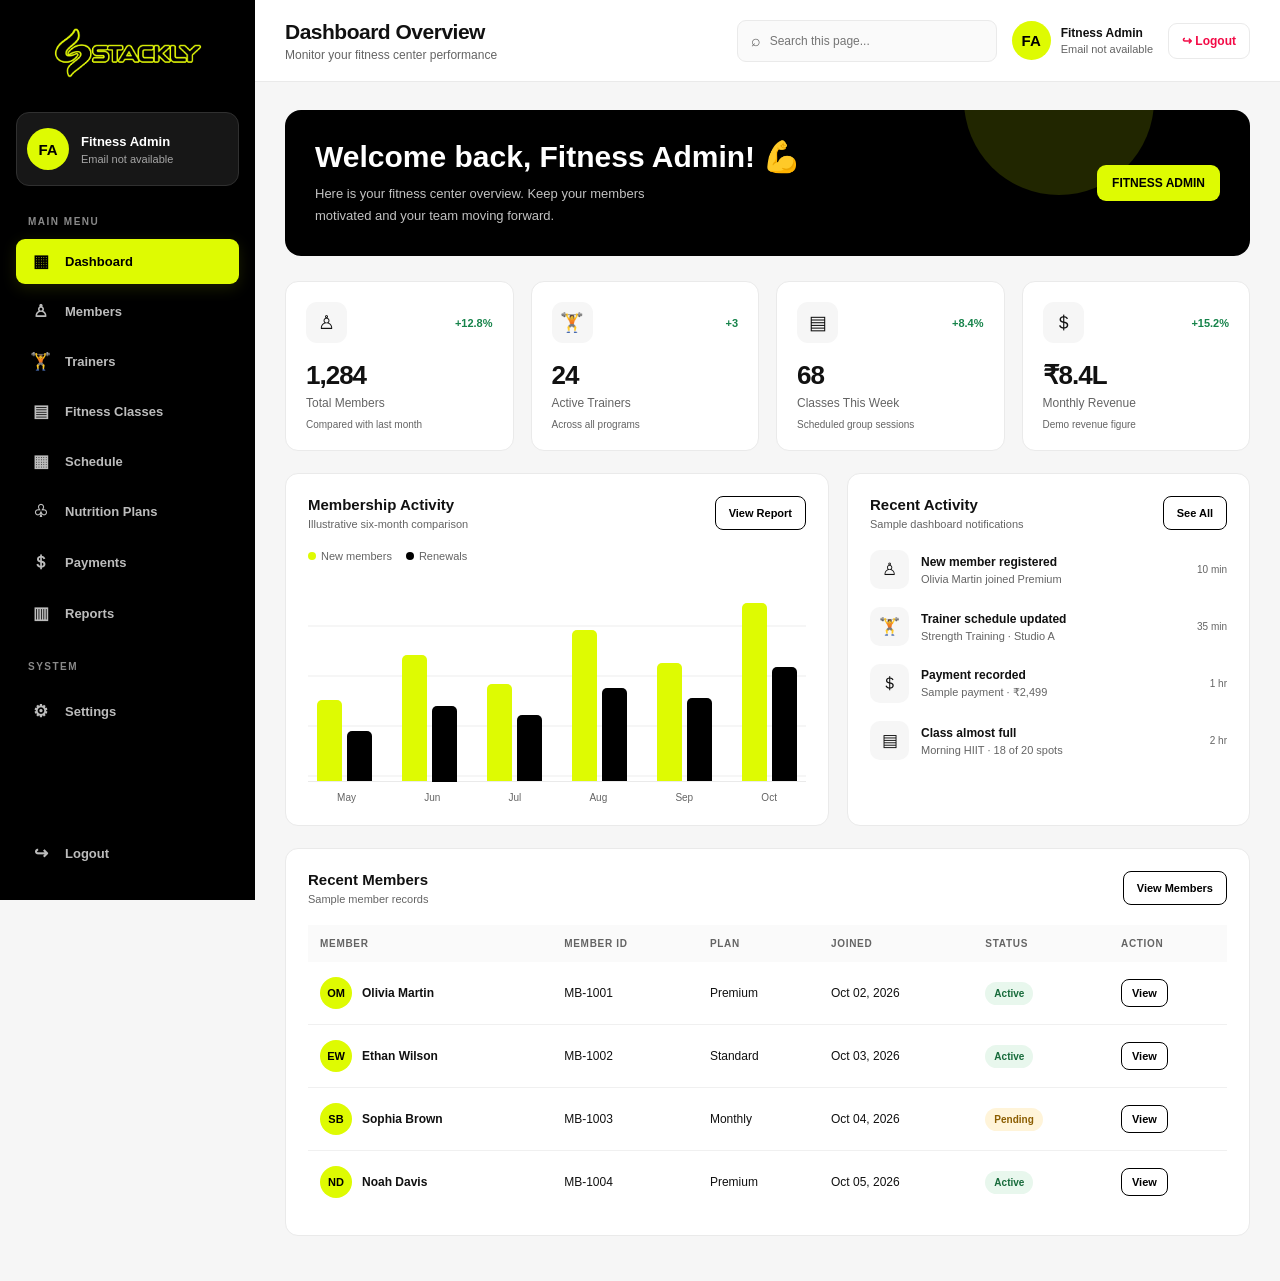
<file: admin-dashboard.html>
<!DOCTYPE html>
<html lang="en">
<head>
<meta charset="UTF-8">
<meta name="viewport" content="width=device-width, initial-scale=1.0">
<title>Fitness Admin Dashboard</title>

<style>

    html, body {
    overflow-x: hidden;
    width: 100%;
}

:root {
    --Neon: #DEFB02;
    --Black: #000000;
    --Gray: #F6F6F6;
    --White: #FFFFFF;
    --Red: #F30A46;
    --Title: #111111;
    --Paragraph: #646464;
    --Border: #EAEAEA;
    --Green: #16834A;
    --SidebarWidth: 255px;
}

* { margin: 0; padding: 0; box-sizing: border-box; }

body {
    font-family: "Segoe UI", Arial, sans-serif;
    background: var(--Gray);
    color: var(--Title);
    min-height: 100vh;
}

button, input, select { font: inherit; }
button { cursor: pointer; }
a { text-decoration: none; color: inherit; }

.app { min-height: 100vh; }

/* Sidebar */
.sidebar {
    position: fixed;
    inset: 0 auto 0 0;
    width: var(--SidebarWidth);
    background: var(--Black);
    color: var(--White);
    padding: 24px 16px;
    display: flex;
    flex-direction: column;
    z-index: 100;
    overflow-y: auto;
    transition: transform .3s ease;
}


.brand {
    display: flex;
    align-items: center;
    justify-content: center;
    width: 100%;
    min-height: 58px;
    margin: 0 0 30px;
}

.brand-logo {
    display: block;
    width: 150px;
    height: 55px;
    object-fit: contain;
}

/* Mobile sizing */
@media (max-width: 480px) {
    .brand-logo {
        width: 125px;
        height: 45px;
    }
}


.brand-fallback {
    display: none;
    align-items: center;
    gap: 10px;
    font-size: 21px;
    font-weight: 900;
}

.brand-mark {
    display: grid;
    place-items: center;
    width: 38px;
    height: 38px;
    border-radius: 11px;
    background: var(--Neon);
    color: var(--Black);
}

.profile-mini {
    display: flex;
    align-items: center;
    gap: 12px;
    padding: 15px 10px;
    margin-bottom: 22px;
    background: #171717;
    border: 1px solid #303030;
    border-radius: 13px;
}

.avatar {
    width: 42px;
    height: 42px;
    flex-shrink: 0;
    border-radius: 50%;
    display: grid;
    place-items: center;
    color: var(--Black);
    background: var(--Neon);
    font-size: 15px;
    font-weight: 900;
}

.profile-mini strong {
    display: block;
    font-size: 13px;
    color: var(--White);
    overflow-wrap: anywhere;
}

.profile-mini .admin-role, .top-user .admin-role {
    display: block;
    color: var(--Neon);
    font-size: 11px;
    font-weight: 700;
    margin-top: 4px;
}

.profile-mini small {
    display: block;
    color: #a6a6a6;
    font-size: 11px;
    margin-top: 4px;
}

.nav-label {
    padding: 0 12px;
    margin: 8px 0 12px;
    color: #898989;
    font-size: 10px;
    font-weight: 800;
    letter-spacing: 1.5px;
    text-transform: uppercase;
}

.sidebar-nav {
    display: grid;
    gap: 5px;
}

.nav-link {
    width: 100%;
    display: flex;
    align-items: center;
    gap: 13px;
    padding: 12px 13px;
    border: 0;
    border-radius: 9px;
    color: #bcbcbc;
    background: transparent;
    text-align: left;
    font-size: 13px;
    font-weight: 650;
    transition: .2s ease;
}

.nav-link .nav-icon {
    width: 23px;
    text-align: center;
    font-size: 17px;
}

.nav-link:hover {
    color: var(--White);
    background: #1e1e1e;
}

.nav-link.active {
    color: var(--Black);
    background: var(--Neon);
    box-shadow: 0 4px 15px rgba(222,251,2,.12);
}

.sidebar-bottom {
    margin-top: auto;
    padding-top: 24px;
}

.sidebar-bottom p {
    font-size: 11px;
    line-height: 1.7;
    color: #777;
    padding: 12px;
}

/* Main area */
.main {
    margin-left: var(--SidebarWidth);
    min-height: 100vh;
    min-width: 0;
}

.topbar {
    height: 82px;
    padding: 0 30px;
    background: var(--White);
    border-bottom: 1px solid var(--Border);
    display: flex;
    align-items: center;
    justify-content: space-between;
    gap: 20px;
    position: sticky;
    top: 0;
    z-index: 50;
}

.topbar-left, .topbar-right {
    display: flex;
    align-items: center;
    gap: 15px;
    min-width: 0;
}

.page-heading h1 {
    font-size: 21px;
    font-weight: 900;
    letter-spacing: -.5px;
}

.page-heading p {
    margin-top: 4px;
    font-size: 12px;
    color: var(--Paragraph);
}

.menu-toggle {
    display: none;
    width: 40px;
    height: 40px;
    border: 1px solid var(--Border);
    border-radius: 9px;
    background: var(--White);
}

.search-box {
    display: flex;
    align-items: center;
    gap: 9px;
    width: 260px;
    padding: 0 13px;
    height: 42px;
    border: 1px solid var(--Border);
    border-radius: 9px;
    background: #fafafa;
}

.search-box span { color: var(--Paragraph); }

.search-box input {
    width: 100%;
    min-width: 0;
    border: 0;
    outline: 0;
    background: transparent;
    font-size: 12px;
    color: var(--Title);
}

.top-user {
    display: flex;
    align-items: center;
    gap: 10px;
}

.top-user .avatar {
    width: 39px;
    height: 39px;
}

.top-user strong {
    display: block;
    font-size: 12px;
    overflow-wrap: anywhere;
}

.top-user small {
    display: block;
    color: var(--Paragraph);
    font-size: 11px;
    margin-top: 3px;
}

.logout-btn {
    padding: 10px 13px;
    background: var(--White);
    border: 1px solid var(--Border);
    border-radius: 9px;
    color: var(--Red);
    font-size: 12px;
    font-weight: 800;
    transition: .2s;
}

.logout-btn:hover {
    background: var(--Red);
    border-color: var(--Red);
    color: var(--White);
}

/* Content */
.content {
    max-width: 1600px;
    margin: 0 auto;
    padding: 28px 30px 45px;
    animation: pageEnter .3s ease;
}

@keyframes pageEnter {
    from { opacity: 0; transform: translateY(7px); }
    to { opacity: 1; transform: translateY(0); }
}

.welcome-banner {
    display: flex;
    align-items: center;
    justify-content: space-between;
    gap: 25px;
    padding: 29px 30px;
    margin-bottom: 25px;
    border-radius: 16px;
    background: var(--Black);
    color: var(--White);
    position: relative;
    overflow: hidden;
}

.welcome-banner::after {
    content: "";
    position: absolute;
    width: 190px;
    height: 190px;
    right: 10%;
    top: -105px;
    border-radius: 50%;
    background: var(--Neon);
    opacity: .15;
}

.welcome-banner h2 {
    position: relative;
    z-index: 1;
    font-size: clamp(22px, 3vw, 30px);
    font-weight: 900;
    margin-bottom: 9px;
}

.welcome-banner p {
    position: relative;
    z-index: 1;
    color: #c2c2c2;
    font-size: 13px;
    line-height: 1.7;
}

.banner-tag {
    flex-shrink: 0;
    position: relative;
    z-index: 1;
    padding: 11px 15px;
    border-radius: 9px;
    background: var(--Neon);
    color: var(--Black);
    font-size: 12px;
    font-weight: 900;
}

.section-heading {
    display: flex;
    align-items: center;
    justify-content: space-between;
    gap: 15px;
    margin: 28px 0 17px;
}

.section-heading h2 {
    font-size: 17px;
    font-weight: 900;
}

.section-heading p {
    color: var(--Paragraph);
    font-size: 12px;
    margin-top: 5px;
}

.stats-grid {
    display: grid;
    grid-template-columns: repeat(4, minmax(0, 1fr));
    gap: 17px;
}

.stat-card {
    padding: 20px;
    border-radius: 13px;
    border: 1px solid var(--Border);
    background: var(--White);
    transition: transform .25s, box-shadow .25s;
}

.stat-card:hover {
    transform: translateY(-4px);
    box-shadow: 0 12px 25px rgba(0,0,0,.05);
}

.stat-top {
    display: flex;
    align-items: center;
    justify-content: space-between;
    gap: 10px;
    margin-bottom: 17px;
}

.stat-icon {
    display: grid;
    place-items: center;
    width: 41px;
    height: 41px;
    background: var(--Gray);
    border-radius: 11px;
    font-size: 19px;
}

.stat-change {
    color: var(--Green);
    font-size: 11px;
    font-weight: 800;
}

.stat-card h3 {
    font-size: 26px;
    letter-spacing: -1px;
    font-weight: 900;
}

.stat-card p {
    color: var(--Paragraph);
    font-size: 12px;
    margin-top: 5px;
}

.dashboard-grid {
    display: grid;
    grid-template-columns: 1.35fr 1fr;
    gap: 18px;
    margin-top: 22px;
}

.panel {
    background: var(--White);
    border: 1px solid var(--Border);
    border-radius: 13px;
    padding: 22px;
    min-width: 0;
}

.panel-heading {
    display: flex;
    align-items: flex-start;
    justify-content: space-between;
    gap: 15px;
    margin-bottom: 20px;
}

.panel-heading h3 {
    font-size: 15px;
    font-weight: 900;
}

.panel-heading p {
    margin-top: 5px;
    font-size: 11px;
    color: var(--Paragraph);
}

.chart-legend {
    display: flex;
    gap: 14px;
    margin-bottom: 15px;
    font-size: 11px;
    color: var(--Paragraph);
}

.legend-dot {
    display: inline-block;
    width: 8px;
    height: 8px;
    border-radius: 50%;
    background: var(--Neon);
    margin-right: 5px;
}

.legend-dot.black { background: var(--Black); }

.bar-chart {
    height: 205px;
    display: flex;
    align-items: flex-end;
    justify-content: space-around;
    gap: 12px;
    padding-top: 10px;
    border-bottom: 1px solid var(--Border);
    background: repeating-linear-gradient(
        to bottom,
        transparent 0,
        transparent 48px,
        #ededed 49px,
        transparent 50px
    );
}

.bar-group {
    height: 100%;
    flex: 1;
    display: flex;
    align-items: flex-end;
    justify-content: center;
    gap: 5px;
}

.bar {
    width: min(25px, 40%);
    min-height: 6px;
    border-radius: 5px 5px 0 0;
    background: var(--Neon);
    animation: barGrow .7s ease both;
    transform-origin: bottom;
}

.bar.secondary { background: var(--Black); }

@keyframes barGrow {
    from { transform: scaleY(.15); }
    to { transform: scaleY(1); }
}

.chart-labels {
    display: flex;
    justify-content: space-around;
    gap: 10px;
    margin-top: 10px;
    font-size: 10px;
    color: var(--Paragraph);
}

.activity-list { display: grid; gap: 18px; }

.activity {
    display: flex;
    align-items: center;
    gap: 12px;
}

.activity-icon {
    width: 39px;
    height: 39px;
    flex-shrink: 0;
    display: grid;
    place-items: center;
    border-radius: 10px;
    background: var(--Gray);
    font-size: 17px;
}

.activity-info { min-width: 0; flex: 1; }

.activity-info strong {
    display: block;
    font-size: 12px;
}

.activity-info p {
    color: var(--Paragraph);
    font-size: 11px;
    margin-top: 4px;
}

.activity-time {
    color: var(--Paragraph);
    font-size: 10px;
    white-space: nowrap;
}

.table-panel {
    margin-top: 22px;
    padding: 22px;
    background: var(--White);
    border: 1px solid var(--Border);
    border-radius: 13px;
    overflow: hidden;
}

.table-wrap {
    width: 100%;
    overflow-x: auto;
}

table {
    width: 100%;
    border-collapse: collapse;
    min-width: 570px;
}

th {
    padding: 13px 12px;
    background: #fafafa;
    color: var(--Paragraph);
    font-size: 10px;
    text-align: left;
    text-transform: uppercase;
    letter-spacing: .7px;
}

td {
    padding: 15px 12px;
    border-bottom: 1px solid #f0f0f0;
    font-size: 12px;
    vertical-align: middle;
}

tbody tr:last-child td { border-bottom: 0; }

.member-cell {
    display: flex;
    align-items: center;
    gap: 10px;
    font-weight: 800;
}

.mini-avatar {
    width: 32px;
    height: 32px;
    border-radius: 50%;
    display: grid;
    place-items: center;
    background: var(--Neon);
    color: var(--Black);
    font-size: 11px;
    font-weight: 900;
}

.status {
    display: inline-flex;
    align-items: center;
    padding: 6px 9px;
    border-radius: 30px;
    background: #f1f1f1;
    color: #555;
    font-size: 10px;
    font-weight: 800;
}

.status.active, .status.paid, .status.completed {
    color: #176b3b;
    background: #e8f7ed;
}

.status.pending {
    color: #8b5d00;
    background: #fff4d9;
}

.status.cancelled, .status.inactive {
    color: #a01d32;
    background: #ffebef;
}

/* Generic section cards */
.cards-grid {
    display: grid;
    grid-template-columns: repeat(3, minmax(0, 1fr));
    gap: 17px;
}

.info-card {
    padding: 22px;
    border-radius: 13px;
    background: var(--White);
    border: 1px solid var(--Border);
    transition: transform .2s, box-shadow .2s;
}

.info-card:hover {
    transform: translateY(-3px);
    box-shadow: 0 10px 24px rgba(0,0,0,.05);
}

.info-card .card-icon {
    display: grid;
    place-items: center;
    width: 44px;
    height: 44px;
    background: var(--Neon);
    border-radius: 12px;
    font-size: 20px;
    margin-bottom: 17px;
}

.info-card h3 {
    font-size: 15px;
    font-weight: 900;
    margin-bottom: 8px;
}

.info-card p {
    color: var(--Paragraph);
    font-size: 12px;
    line-height: 1.7;
}

.info-card .card-value {
    font-size: 25px;
    font-weight: 900;
    margin: 12px 0 6px;
}

.info-card .card-foot {
    font-size: 11px;
    color: var(--Paragraph);
    margin-top: 12px;
}

.btn {
    display: inline-flex;
    justify-content: center;
    align-items: center;
    gap: 7px;
    padding: 10px 13px;
    border: 1px solid var(--Black);
    border-radius: 8px;
    background: var(--Neon);
    color: var(--Black);
    font-size: 11px;
    font-weight: 900;
    transition: .2s;
}

.btn:hover {
    transform: translateY(-2px);
    box-shadow: 0 4px 0 var(--Black);
}

.btn-dark {
    background: var(--Black);
    color: var(--White);
    border-color: var(--Black);
}

.btn-outline {
    background: var(--White);
    color: var(--Black);
}

.btn-danger {
    background: var(--Red);
    color: var(--White);
    border-color: var(--Red);
}

.btn-small { padding: 7px 10px; }

.toolbar {
    display: flex;
    align-items: center;
    justify-content: space-between;
    gap: 12px;
    flex-wrap: wrap;
    margin-bottom: 18px;
}

.toolbar p {
    color: var(--Paragraph);
    font-size: 12px;
}

.toolbar-actions {
    display: flex;
    gap: 9px;
    flex-wrap: wrap;
}

.progress-track {
    height: 8px;
    background: #eeeeee;
    border-radius: 30px;
    overflow: hidden;
    margin-top: 12px;
}

.progress-fill {
    height: 100%;
    width: var(--progress, 60%);
    background: var(--Neon);
    border-radius: 30px;
}

.empty-search {
    display: none;
    text-align: center;
    padding: 35px 15px;
    color: var(--Paragraph);
    font-size: 13px;
}

.search-hidden { display: none !important; }

/* Settings */
.settings-form {
    display: grid;
    grid-template-columns: repeat(2, minmax(0, 1fr));
    gap: 18px;
}

.settings-field label {
    display: block;
    margin-bottom: 8px;
    font-size: 12px;
    font-weight: 800;
}

.settings-field input,
.settings-field select {
    width: 100%;
    height: 44px;
    padding: 10px 12px;
    border: 1px solid var(--Border);
    border-radius: 8px;
    outline: none;
    background: var(--White);
}

.settings-field input:focus,
.settings-field select:focus {
    border-color: var(--Black);
    box-shadow: 0 0 0 3px rgba(222,251,2,.5);
}

.settings-note {
    color: var(--Paragraph);
    font-size: 12px;
    line-height: 1.7;
    margin-top: 18px;
}

/* Responsive */
.overlay {
    display: none;
    position: fixed;
    inset: 0;
    background: rgba(0,0,0,.5);
    z-index: 90;
}

@media (max-width: 1200px) {
    .stats-grid { grid-template-columns: repeat(2, minmax(0, 1fr)); }
    .cards-grid { grid-template-columns: repeat(2, minmax(0, 1fr)); }
    .dashboard-grid { grid-template-columns: 1fr; }
}

@media (max-width: 900px) {
    .sidebar { transform: translateX(-100%); }
    .sidebar.open { transform: translateX(0); }
    .overlay.show { display: block; }
    .main { margin-left: 0; }
    .menu-toggle { display: block; }
    .topbar { padding: 0 20px; }
    .content { padding: 22px 20px 35px; }
    .search-box { width: 220px; }
}

@media (max-width: 620px) {
    .topbar {
        min-height: 75px;
        height: auto;
        padding: 13px 15px;
        flex-wrap: wrap;
    }

    .topbar-left { flex: 1; }
    .page-heading h1 { font-size: 17px; }
    .page-heading p { display: none; }
    .topbar-right { width: 100%; justify-content: space-between; }
    .search-box { flex: 1; width: auto; }
    .top-user .user-details { display: none; }
    .logout-btn { padding: 9px 10px; }
    .content { padding: 18px 14px 30px; }
    .welcome-banner { padding: 22px; align-items: flex-start; }
    .banner-tag { display: none; }
    .stats-grid, .cards-grid { grid-template-columns: 1fr 1fr; gap: 11px; }
    .stat-card, .info-card { padding: 15px; }
    .stat-card h3 { font-size: 22px; }
    .stat-card p { line-height: 1.5; }
    .panel, .table-panel { padding: 16px; }
    .settings-form { grid-template-columns: 1fr; }
}

@media (max-width: 390px) {
    .stats-grid, .cards-grid { grid-template-columns: 1fr; }
}

@media (prefers-reduced-motion: reduce) {
    *, *::before, *::after {
        animation-duration: .01ms !important;
        transition-duration: .01ms !important;
    }
}


/* Sidebar scrollbar */
.sidebar {
    overflow-y: auto;
    overflow-x: hidden;
    scrollbar-width: thin;
    scrollbar-color: var(--Neon) var(--Black);
}

/* Chrome, Edge, and Safari */
.sidebar::-webkit-scrollbar {
    width: 7px;
}

.sidebar::-webkit-scrollbar-track {
    background: var(--Black);
    border-radius: 10px;
}

.sidebar::-webkit-scrollbar-thumb {
    background: var(--Neon);
    border-radius: 10px;
    border: 1px solid var(--Black);
}

.sidebar::-webkit-scrollbar-thumb:hover {
    background: var(--Gray);
}

/* Smooth scrolling */
.sidebar {
    scroll-behavior: smooth;
}


</style>
</head>

<body>
<div class="app">

    <div class="overlay" id="overlay"></div>

    <aside class="sidebar" id="sidebar">
       
<a href="index.html" class="brand" aria-label="Back to home">
    <img
        src="image/logo/logo.webp"
        alt="Logo"
        class="brand-logo"
        id="sidebarLogo"
    >
</a>


        <div class="profile-mini">
            <div class="avatar user-initials">A</div>
            <div>
                <strong class="username-display">Fitness Admin</strong>
                <small class="email-display">Email not available</small>
            </div>
        </div>

        <div class="nav-label">Main Menu</div>

        <nav class="sidebar-nav" id="sidebarNav">
            <button class="nav-link active" data-page="dashboard">
                <span class="nav-icon">▦</span> Dashboard
            </button>
            <button class="nav-link" data-page="members">
                <span class="nav-icon">♙</span> Members
            </button>
            <button class="nav-link" data-page="trainers">
                <span class="nav-icon">🏋</span> Trainers
            </button>
            <button class="nav-link" data-page="classes">
                <span class="nav-icon">▤</span> Fitness Classes
            </button>
            <button class="nav-link" data-page="schedule">
                <span class="nav-icon">▦</span> Schedule
            </button>
            <button class="nav-link" data-page="nutrition">
                <span class="nav-icon">♧</span> Nutrition Plans
            </button>
            <button class="nav-link" data-page="payments">
                <span class="nav-icon">＄</span> Payments
            </button>
            <button class="nav-link" data-page="reports">
                <span class="nav-icon">▥</span> Reports
            </button>

            <div class="nav-label" style="margin-top:20px;">System</div>

            <button class="nav-link" data-page="settings">
                <span class="nav-icon">⚙</span> Settings
            </button>
        </nav>

        <div class="sidebar-bottom">
            <button class="nav-link" id="sidebarLogout">
                <span class="nav-icon">↪</span> Logout
            </button>
        </div>
    </aside>

    <main class="main">
        <header class="topbar">
            <div class="topbar-left">
                <button class="menu-toggle" id="menuToggle"
                    aria-label="Open navigation">☰</button>
                <div class="page-heading">
                    <h1 id="pageTitle">Dashboard Overview</h1>
                    <p id="pageSubtitle">Monitor your fitness center performance</p>
                </div>
            </div>

            <div class="topbar-right">
                <label class="search-box">
                    <span>⌕</span>
                    <input id="globalSearch" type="search"
                        placeholder="Search this page..." autocomplete="off">
                </label>

                <div class="top-user">
                    <div class="avatar user-initials">A</div>
                    <div class="user-details">
                        <strong class="username-display">Fitness Admin</strong>
                        <small class="email-display">Email not available</small>
                    </div>
                </div>

                <button class="logout-btn" id="topLogout">↪ Logout</button>
            </div>
        </header>

        <div class="content" id="pageContent"></div>
    </main>
</div>

<script>
document.addEventListener("DOMContentLoaded", function () {
    const sidebar = document.getElementById("sidebar");
    const overlay = document.getElementById("overlay");
    const pageContent = document.getElementById("pageContent");
    const pageTitle = document.getElementById("pageTitle");
    const pageSubtitle = document.getElementById("pageSubtitle");
    const search = document.getElementById("globalSearch");

    // Read the username saved by the login page.
    const savedName =
        sessionStorage.getItem("loginUsername") ||
        localStorage.getItem("loginUsername") ||
        sessionStorage.getItem("username") ||
        localStorage.getItem("username") ||
        "Admin";

    const username = "Fitness Admin";
    const savedEmail =
        sessionStorage.getItem("loginEmail") ||
        localStorage.getItem("loginEmail") ||
        "";
    document.querySelectorAll(".email-display").forEach(function (el) {
        el.textContent = savedEmail || "Email not available";
        el.title = savedEmail;
    });

    const initials = username.split(/\s+/)
        .slice(0, 2)
        .map(part => part.charAt(0).toUpperCase())
        .join("");

    document.querySelectorAll(".username-display").forEach(function (el) {
        el.textContent = username;
    });

    document.querySelectorAll(".user-initials").forEach(function (el) {
        el.textContent = initials || "A";
    });

    // If the logo path is wrong, show a simple fitness logo fallback.
    document.getElementById("sidebarLogo").addEventListener("error", function () {
        this.style.display = "none";
        document.getElementById("logoFallback").style.display = "flex";
    });

    const pageMeta = {
        dashboard: ["Dashboard Overview", "Monitor your fitness center performance"],
        members: ["Members Management", "Manage member records and memberships"],
        trainers: ["Trainer Management", "Review your coaching team"],
        classes: ["Fitness Classes", "Manage group classes and capacity"],
        schedule: ["Training Schedule", "Review upcoming sessions"],
        nutrition: ["Nutrition Plans", "Explore sample nutrition programs"],
        payments: ["Payments & Billing", "Review sample membership payments"],
        reports: ["Fitness Reports", "Review performance indicators"],
        settings: ["Dashboard Settings", "Manage demo dashboard preferences"]
    };

    function actionButton(label, extraClass = "") {
        return `<button type="button" class="btn ${extraClass} go-404">${label}</button>`;
    }

    function statCard(icon, label, value, change, note) {
        return `
            <article class="stat-card searchable">
                <div class="stat-top">
                    <span class="stat-icon">${icon}</span>
                    <span class="stat-change">${change}</span>
                </div>
                <h3>${value}</h3>
                <p>${label}</p>
                <p style="margin-top:9px;font-size:10px;">${note}</p>
            </article>`;
    }

    function sectionHeading(title, description, buttonLabel = "＋ Add New") {
        return `
            <div class="section-heading">
                <div>
                    <h2>${title}</h2>
                    <p>${description}</p>
                </div>
                ${actionButton(buttonLabel)}
            </div>`;
    }

    function tablePanel(title, description, headers, rows, buttonLabel = "View All") {
        return `
            <section class="table-panel">
                <div class="panel-heading">
                    <div>
                        <h3>${title}</h3>
                        <p>${description}</p>
                    </div>
                    ${actionButton(buttonLabel, "btn-outline")}
                </div>
                <div class="table-wrap">
                    <table>
                        <thead><tr>${headers.map(h => `<th>${h}</th>`).join("")}</tr></thead>
                        <tbody>${rows.join("")}</tbody>
                    </table>
                </div>
                <div class="empty-search">No matching results found.</div>
            </section>`;
    }

    function memberRow(name, id, plan, joined, status) {
        const initials = name.split(" ").map(p => p[0]).slice(0, 2).join("");
        return `
            <tr class="searchable">
                <td><div class="member-cell"><span class="mini-avatar">${initials}</span>${name}</div></td>
                <td>${id}</td>
                <td>${plan}</td>
                <td>${joined}</td>
                <td><span class="status ${status.toLowerCase()}">${status}</span></td>
                <td>${actionButton("View", "btn-outline btn-small")}</td>
            </tr>`;
    }

    const templates = {
        dashboard: function () {
            const rows = [
                memberRow("Olivia Martin", "MB-1001", "Premium", "Oct 02, 2026", "Active"),
                memberRow("Ethan Wilson", "MB-1002", "Standard", "Oct 03, 2026", "Active"),
                memberRow("Sophia Brown", "MB-1003", "Monthly", "Oct 04, 2026", "Pending"),
                memberRow("Noah Davis", "MB-1004", "Premium", "Oct 05, 2026", "Active")
            ];

            return `
                <section class="welcome-banner searchable">
                    <div>
                        <h2>Welcome back, ${escapeHTML(username)}! 💪</h2>
                        <p>Here is your fitness center overview. Keep your members<br>
                        motivated and your team moving forward.</p>
                    </div>
                    <div class="banner-tag">FITNESS ADMIN</div>
                </section>

                <div class="stats-grid">
                    ${statCard("♙", "Total Members", "1,284", "+12.8%", "Compared with last month")}
                    ${statCard("🏋", "Active Trainers", "24", "+3", "Across all programs")}
                    ${statCard("▤", "Classes This Week", "68", "+8.4%", "Scheduled group sessions")}
                    ${statCard("＄", "Monthly Revenue", "₹8.4L", "+15.2%", "Demo revenue figure")}
                </div>

                <div class="dashboard-grid">
                    <section class="panel searchable">
                        <div class="panel-heading">
                            <div><h3>Membership Activity</h3><p>Illustrative six-month comparison</p></div>
                            ${actionButton("View Report", "btn-outline")}
                        </div>
                        <div class="chart-legend">
                            <span><i class="legend-dot"></i>New members</span>
                            <span><i class="legend-dot black"></i>Renewals</span>
                        </div>
                        <div class="bar-chart">
                            ${[
                                [42, 26], [65, 39], [50, 34],
                                [78, 48], [61, 43], [92, 59]
                            ].map((b, i) => `
                                <div class="bar-group">
                                    <div class="bar" style="height:${b[0]}%"></div>
                                    <div class="bar secondary" style="height:${b[1]}%"></div>
                                </div>`).join("")}
                        </div>
                        <div class="chart-labels">
                            <span>May</span><span>Jun</span><span>Jul</span>
                            <span>Aug</span><span>Sep</span><span>Oct</span>
                        </div>
                    </section>

                    <section class="panel searchable">
                        <div class="panel-heading">
                            <div><h3>Recent Activity</h3><p>Sample dashboard notifications</p></div>
                            ${actionButton("See All", "btn-outline")}
                        </div>
                        <div class="activity-list">
                            <div class="activity">
                                <span class="activity-icon">♙</span>
                                <div class="activity-info"><strong>New member registered</strong><p>Olivia Martin joined Premium</p></div>
                                <span class="activity-time">10 min</span>
                            </div>
                            <div class="activity">
                                <span class="activity-icon">🏋</span>
                                <div class="activity-info"><strong>Trainer schedule updated</strong><p>Strength Training · Studio A</p></div>
                                <span class="activity-time">35 min</span>
                            </div>
                            <div class="activity">
                                <span class="activity-icon">＄</span>
                                <div class="activity-info"><strong>Payment recorded</strong><p>Sample payment · ₹2,499</p></div>
                                <span class="activity-time">1 hr</span>
                            </div>
                            <div class="activity">
                                <span class="activity-icon">▤</span>
                                <div class="activity-info"><strong>Class almost full</strong><p>Morning HIIT · 18 of 20 spots</p></div>
                                <span class="activity-time">2 hr</span>
                            </div>
                        </div>
                    </section>
                </div>

                ${tablePanel("Recent Members", "Sample member records", 
                    ["Member", "Member ID", "Plan", "Joined", "Status", "Action"],
                    rows, "View Members")}`;
        },

        members: function () {
            const rows = [
                memberRow("Olivia Martin", "MB-1001", "Premium", "Oct 02, 2026", "Active"),
                memberRow("Ethan Wilson", "MB-1002", "Standard", "Oct 03, 2026", "Active"),
                memberRow("Sophia Brown", "MB-1003", "Monthly", "Oct 04, 2026", "Pending"),
                memberRow("Noah Davis", "MB-1004", "Premium", "Oct 05, 2026", "Active"),
                memberRow("Ava Johnson", "MB-1005", "Standard", "Oct 06, 2026", "Inactive")
            ];

            return `
                <div class="stats-grid">
                    ${statCard("♙", "All Members", "1,284", "+12.8%", "Illustrative data")}
                    ${statCard("✓", "Active Members", "1,126", "87.7%", "Sample membership status")}
                    ${statCard("◷", "Renewals Due", "48", "This month", "Check upcoming renewals")}
                    ${statCard("＋", "New Signups", "76", "+9.2%", "Illustrative monthly signups")}
                </div>
                ${sectionHeading("Member Directory", "Search and review sample member records.", "＋ Add Member")}
                ${tablePanel("All Members", "Demo data for UI presentation",
                    ["Member", "Member ID", "Plan", "Joined", "Status", "Action"],
                    rows, "Export Members")}`;
        },

        trainers: function () {
            const trainers = [
                ["🏋", "Marcus Reed", "Strength Coach", "12", "4.9"],
                ["🧘", "Isabella Clark", "Yoga Instructor", "8", "4.8"],
                ["🏃", "Daniel Lewis", "Cardio Coach", "10", "4.7"],
                ["🥊", "Mia Walker", "Boxing Coach", "6", "4.9"],
                ["💪", "James Hall", "Personal Trainer", "15", "4.8"],
                ["🧘", "Amelia Young", "Pilates Instructor", "9", "4.9"]
            ];

            return `
                <div class="stats-grid">
                    ${statCard("🏋", "Total Trainers", "24", "+3", "Demo team size")}
                    ${statCard("▤", "Sessions Today", "36", "Scheduled", "Sample schedule")}
                    ${statCard("★", "Average Rating", "4.8/5", "Excellent", "Illustrative ratings")}
                    ${statCard("◷", "Available Today", "18", "75%", "Sample availability")}
                </div>
                ${sectionHeading("Meet Your Trainers", "Coach profiles and sample session details.", "＋ Add Trainer")}
                <div class="cards-grid">
                    ${trainers.map(t => `
                        <article class="info-card searchable">
                            <div class="card-icon">${t[0]}</div>
                            <h3>${t[1]}</h3>
                            <p>${t[2]}</p>
                            <div class="card-value">${t[3]} <span style="font-size:12px;">sessions/week</span></div>
                            <p>★ ${t[4]} trainer rating · Sample data</p>
                            <div class="card-foot">${actionButton("View Profile", "btn-outline")}</div>
                        </article>`).join("")}
                </div>`;
        },

        classes: function () {
            const classes = [
                ["🔥", "HIIT Training", "Cardio", "06:30 AM", "18 / 20", "Marcus Reed"],
                ["🧘", "Morning Yoga", "Mind & Body", "08:00 AM", "12 / 18", "Isabella Clark"],
                ["💪", "Strength Basics", "Strength", "10:00 AM", "14 / 16", "James Hall"],
                ["🥊", "Boxing Fitness", "Cardio", "05:30 PM", "10 / 15", "Mia Walker"],
                ["🚴", "Indoor Cycling", "Endurance", "06:30 PM", "16 / 20", "Daniel Lewis"],
                ["🧘", "Evening Pilates", "Mind & Body", "07:30 PM", "9 / 16", "Amelia Young"]
            ];

            return `
                <div class="stats-grid">
                    ${statCard("▤", "Available Classes", "18", "This week", "Sample class list")}
                    ${statCard("♙", "Enrolled Today", "94", "+7%", "Illustrative enrollment")}
                    ${statCard("◷", "Average Capacity", "78%", "Healthy", "Sample occupancy")}
                    ${statCard("✓", "Completed", "42", "This week", "Illustrative sessions")}
                </div>
                ${sectionHeading("Class Catalogue", "Class types, times, coaches, and capacity.", "＋ Create Class")}
                <div class="cards-grid">
                    ${classes.map(c => `
                        <article class="info-card searchable">
                            <div class="card-icon">${c[0]}</div>
                            <h3>${c[1]}</h3>
                            <p>${c[2]} · ${c[3]}</p>
                            <div class="card-value">${c[4]}</div>
                            <p>Coach: ${c[5]}</p>
                            <div class="progress-track"><div class="progress-fill" style="--progress:${parseInt(c[4]) / parseInt(c[4].split("/")[1]) * 100}%"></div></div>
                            <div class="card-foot">${actionButton("Manage Class", "btn-outline")}</div>
                        </article>`).join("")}
                </div>`;
        },

        schedule: function () {
            const rows = [
                ["06:30 AM", "HIIT Training", "Marcus Reed", "Studio A", "18 / 20", "Active"],
                ["08:00 AM", "Morning Yoga", "Isabella Clark", "Studio B", "12 / 18", "Active"],
                ["10:00 AM", "Strength Basics", "James Hall", "Gym Floor", "14 / 16", "Active"],
                ["05:30 PM", "Boxing Fitness", "Mia Walker", "Studio C", "10 / 15", "Pending"],
                ["06:30 PM", "Indoor Cycling", "Daniel Lewis", "Cycle Room", "16 / 20", "Active"]
            ].map(r => `<tr class="searchable">
                ${r.slice(0,5).map(v => `<td>${v}</td>`).join("")}
                <td><span class="status ${r[5].toLowerCase()}">${r[5]}</span></td>
                <td>${actionButton("Details", "btn-outline btn-small")}</td>
            </tr>`);

            return `
                <div class="stats-grid">
                    ${statCard("▤", "Sessions Today", "12", "Scheduled", "Sample timetable")}
                    ${statCard("♙", "Members Booked", "94", "Across classes", "Illustrative bookings")}
                    ${statCard("◷", "Next Session", "06:30 AM", "HIIT Training", "Sample schedule")}
                    ${statCard("✓", "Rooms In Use", "4", "Of 5 rooms", "Illustrative availability")}
                </div>
                ${sectionHeading("Daily Timetable", "Review upcoming fitness sessions.", "＋ Add Session")}
                ${tablePanel("Today's Schedule", "Sample sessions and room assignments",
                    ["Time", "Class", "Trainer", "Location", "Bookings", "Status", "Action"],
                    rows, "Full Calendar")}
                <section class="panel" style="margin-top:22px;">
                    <div class="panel-heading"><div><h3>Scheduling Notes</h3><p>Operational reminders</p></div></div>
                    <div class="activity-list">
                        <div class="activity"><span class="activity-icon">⏰</span><div class="activity-info"><strong>Prepare studios before sessions</strong><p>Check equipment and room readiness before each class.</p></div></div>
                        <div class="activity"><span class="activity-icon">✓</span><div class="activity-info"><strong>Check booking capacity</strong><p>Review attendee counts and avoid overbooking.</p></div></div>
                    </div>
                </section>`;
        },

        nutrition: function () {
            const plans = [
                ["🥗", "Balanced Wellness", "Balanced meals for everyday fitness goals.", "1,900 kcal", "Beginner"],
                ["🍗", "Lean Muscle Plan", "Protein-focused sample meal framework.", "2,400 kcal", "Intermediate"],
                ["🥑", "Healthy Weight Plan", "Portion-aware sample meal framework.", "1,700 kcal", "Beginner"],
                ["🍚", "Performance Fuel", "Energy-focused plan for active routines.", "2,700 kcal", "Advanced"],
                ["🥦", "Plant-Based Fitness", "Plant-forward sample nutrition framework.", "2,100 kcal", "Intermediate"],
                ["🍎", "Active Lifestyle", "Flexible everyday meal planning template.", "2,000 kcal", "Beginner"]
            ];

            return `
                <div class="stats-grid">
                    ${statCard("🥗", "Sample Plans", "12", "Available", "Demo nutrition plans")}
                    ${statCard("♙", "Members Assigned", "186", "Illustrative", "Sample assignment count")}
                    ${statCard("✓", "Plan Reviews", "32", "This week", "Sample review queue")}
                    ${statCard("◷", "Upcoming Reviews", "14", "This month", "Demo schedule")}
                </div>
                ${sectionHeading("Nutrition Library", "Illustrative meal-planning templates, not medical advice.", "＋ Create Plan")}
                <div class="cards-grid">
                    ${plans.map(p => `
                        <article class="info-card searchable">
                            <div class="card-icon">${p[0]}</div>
                            <h3>${p[1]}</h3>
                            <p>${p[2]}</p>
                            <div class="card-value">${p[3]}</div>
                            <p>${p[4]} · Sample daily energy target</p>
                            <div class="card-foot">${actionButton("View Plan", "btn-outline")}</div>
                        </article>`).join("")}
                </div>`;
        },

        payments: function () {
            const rows = [
                ["TX-8001", "Olivia Martin", "Premium Membership", "₹2,499", "Oct 06, 2026", "Paid"],
                ["TX-8002", "Ethan Wilson", "Standard Membership", "₹1,499", "Oct 06, 2026", "Paid"],
                ["TX-8003", "Sophia Brown", "Monthly Membership", "₹999", "Oct 07, 2026", "Pending"],
                ["TX-8004", "Noah Davis", "Premium Membership", "₹2,499", "Oct 08, 2026", "Paid"],
                ["TX-8005", "Ava Johnson", "Standard Membership", "₹1,499", "Oct 08, 2026", "Cancelled"]
            ].map(r => `<tr class="searchable">
                ${r.slice(0,5).map(v => `<td>${v}</td>`).join("")}
                <td><span class="status ${r[5].toLowerCase()}">${r[5]}</span></td>
                <td>${actionButton("Details", "btn-outline btn-small")}</td>
            </tr>`);

            return `
                <div class="stats-grid">
                    ${statCard("＄", "Revenue This Month", "₹8.4L", "+15.2%", "Demo figure")}
                    ${statCard("✓", "Successful Payments", "1,126", "Illustrative", "Sample transaction count")}
                    ${statCard("◷", "Pending Payments", "48", "Needs review", "Demo billing status")}
                    ${statCard("↻", "Renewals Due", "76", "This month", "Illustrative renewals")}
                </div>
                ${sectionHeading("Billing Overview", "Sample membership transactions.", "＋ Record Payment")}
                ${tablePanel("Recent Transactions", "Demo payment records only",
                    ["Transaction", "Member", "Description", "Amount", "Date", "Status", "Action"],
                    rows, "Export Transactions")}
                <p class="settings-note">All amounts and transactions shown here are sample data. No real payment processing is connected.</p>`;
        },

        reports: function () {
            return `
                <div class="stats-grid">
                    ${statCard("♙", "Member Growth", "+12.8%", "Monthly", "Sample KPI")}
                    ${statCard("＄", "Revenue Growth", "+15.2%", "Monthly", "Sample KPI")}
                    ${statCard("▤", "Class Attendance", "82%", "Average", "Sample KPI")}
                    ${statCard("★", "Member Satisfaction", "4.8/5", "Illustrative", "Sample KPI")}
                </div>
                ${sectionHeading("Analytics & Reports", "Review illustrative fitness center performance indicators.", "＋ Generate Report")}
                <div class="cards-grid">
                    <article class="info-card searchable">
                        <div class="card-icon">♙</div><h3>Membership Report</h3>
                        <p>Explore sample membership totals, renewals, and signup trends.</p>
                        <div class="card-value">1,284</div>
                        <div class="card-foot">${actionButton("Open Report", "btn-outline")}</div>
                    </article>
                    <article class="info-card searchable">
                        <div class="card-icon">＄</div><h3>Revenue Report</h3>
                        <p>Review illustrative revenue and membership billing indicators.</p>
                        <div class="card-value">₹8.4L</div>
                        <div class="card-foot">${actionButton("Open Report", "btn-outline")}</div>
                    </article>
                    <article class="info-card searchable">
                        <div class="card-icon">▤</div><h3>Class Performance</h3>
                        <p>Review sample attendance, capacity, and class engagement.</p>
                        <div class="card-value">82%</div>
                        <div class="card-foot">${actionButton("Open Report", "btn-outline")}</div>
                    </article>
                    <article class="info-card searchable">
                        <div class="card-icon">🏋</div><h3>Trainer Performance</h3>
                        <p>Explore illustrative trainer ratings and session counts.</p>
                        <div class="card-value">4.8 / 5</div>
                        <div class="card-foot">${actionButton("Open Report", "btn-outline")}</div>
                    </article>
                    <article class="info-card searchable">
                        <div class="card-icon">🥗</div><h3>Nutrition Engagement</h3>
                        <p>Review sample plan assignments and review counts.</p>
                        <div class="card-value">186</div>
                        <div class="card-foot">${actionButton("Open Report", "btn-outline")}</div>
                    </article>
                    <article class="info-card searchable">
                        <div class="card-icon">⬇</div><h3>Export Center</h3>
                        <p>Access the report export workflow.</p>
                        <div class="card-foot">${actionButton("Export Data", "btn-outline")}</div>
                    </article>
                </div>`;
        },

        settings: function () {
            return `
                <section class="panel">
                    <div class="panel-heading">
                        <div><h3>General Settings</h3><p>Sample interface preferences. Changes are not saved to a server.</p></div>
                    </div>
                    <form id="settingsForm">
                        <div class="settings-form">
                            <div class="settings-field">
                                <label for="gymName">Fitness Center Name</label>
                                <input id="gymName" value="Fitness Center">
                            </div>
                            <div class="settings-field">
                                <label for="contactEmail">Contact Email</label>
                                <input id="contactEmail" type="email" value="admin@example.com">
                            </div>
                            <div class="settings-field">
                                <label for="timezone">Time Zone</label>
                                <select id="timezone">
                                    <option>Asia/Kolkata</option>
                                    <option>UTC</option>
                                    <option>Asia/Singapore</option>
                                </select>
                            </div>
                            <div class="settings-field">
                                <label for="currency">Currency</label>
                                <select id="currency">
                                    <option>INR - Indian Rupee</option>
                                    <option>USD - US Dollar</option>
                                    <option>EUR - Euro</option>
                                </select>
                            </div>
                        </div>
                        <p class="settings-note">This settings form is for UI demonstration. Saving requires a backend or persistent configuration.</p>
                        <div style="margin-top:20px;">${actionButton("Save Settings")}</div>
                    </form>
                </section>

                <section class="panel" style="margin-top:20px;">
                    <div class="panel-heading"><div><h3>Account</h3><p>Current dashboard session</p></div></div>
                    <div class="activity">
                        <span class="avatar user-initials">${escapeHTML(initials)}</span>
                        <div class="activity-info">
                            <strong>${escapeHTML(username)}</strong>
                            <p>Fitness Admin · Signed in for this demo session</p>
                        </div>
                        <button class="btn btn-danger" id="settingsLogout" type="button">Logout</button>
                    </div>
                </section>`;
        }
    };

    function escapeHTML(value) {
        return String(value).replace(/[&<>"']/g, function (ch) {
            return ({
                "&": "&amp;", "<": "&lt;", ">": "&gt;",
                '"': "&quot;", "'": "&#39;"
            })[ch];
        });
    }

    function renderPage(page) {
        if (!templates[page]) page = "dashboard";

        const meta = pageMeta[page];
        pageTitle.textContent = meta[0];
        pageSubtitle.textContent = meta[1];

        document.querySelectorAll(".nav-link[data-page]").forEach(function (link) {
            link.classList.toggle("active", link.dataset.page === page);
        });

        pageContent.innerHTML = templates[page]();
        search.value = "";

        sidebar.classList.remove("open");
        overlay.classList.remove("show");

        // Attach section-specific demo interactions.
        const settingsLogout = document.getElementById("settingsLogout");
        if (settingsLogout) settingsLogout.addEventListener("click", logout);

        const settingsForm = document.getElementById("settingsForm");
        if (settingsForm) {
            settingsForm.addEventListener("submit", function (event) {
                event.preventDefault();
            });
        }
    }

    // Search filters visible records and cards on the active page.
    function runSearch() {
        const query = search.value.trim().toLowerCase();
        const items = pageContent.querySelectorAll(".searchable");
        let visible = 0;

        items.forEach(function (item) {
            const matches = item.textContent.toLowerCase().includes(query);
            item.classList.toggle("search-hidden", !matches);
            if (matches) visible++;
        });

        pageContent.querySelectorAll(".table-panel").forEach(function (panel) {
            const rows = panel.querySelectorAll("tbody tr.searchable");
            const empty = panel.querySelector(".empty-search");
            if (empty && rows.length) {
                const shownRows = Array.from(rows).filter(row =>
                    !row.classList.contains("search-hidden")
                ).length;
                empty.style.display = shownRows === 0 ? "block" : "none";
            }
        });

        let emptyMessage = pageContent.querySelector("#globalEmptySearch");
        if (!emptyMessage) {
            emptyMessage = document.createElement("div");
            emptyMessage.id = "globalEmptySearch";
            emptyMessage.className = "panel";
            emptyMessage.style.cssText = "display:none;text-align:center;margin-top:20px;color:#646464;";
            emptyMessage.textContent = "No matching content found on this page.";
            pageContent.appendChild(emptyMessage);
        }

        emptyMessage.style.display = query && visible === 0 ? "block" : "none";
    }

    function logout() {
        // Demo logout: clear the session username and return to login.
        sessionStorage.removeItem("loginUsername");
        sessionStorage.removeItem("username");
        sessionStorage.removeItem("loginEmail");
        sessionStorage.removeItem("loginRole");
        window.location.href = "login.html";
    }

    document.getElementById("sidebarNav").addEventListener("click", function (event) {
        const button = event.target.closest("[data-page]");
        if (!button) return;
        renderPage(button.dataset.page);
    });

    // All action buttons in the dashboard open the site's 404 page.
    pageContent.addEventListener("click", function (event) {
        const button = event.target.closest(".go-404");
        if (!button) return;
        window.location.href = "404.html";
    });

    search.addEventListener("input", runSearch);

    document.getElementById("topLogout").addEventListener("click", logout);
    document.getElementById("sidebarLogout").addEventListener("click", logout);

    document.getElementById("menuToggle").addEventListener("click", function () {
        sidebar.classList.toggle("open");
        overlay.classList.toggle("show");
    });

    overlay.addEventListener("click", function () {
        sidebar.classList.remove("open");
        overlay.classList.remove("show");
    });

    renderPage("dashboard");
});
</script>

</body>
</html>
</file>
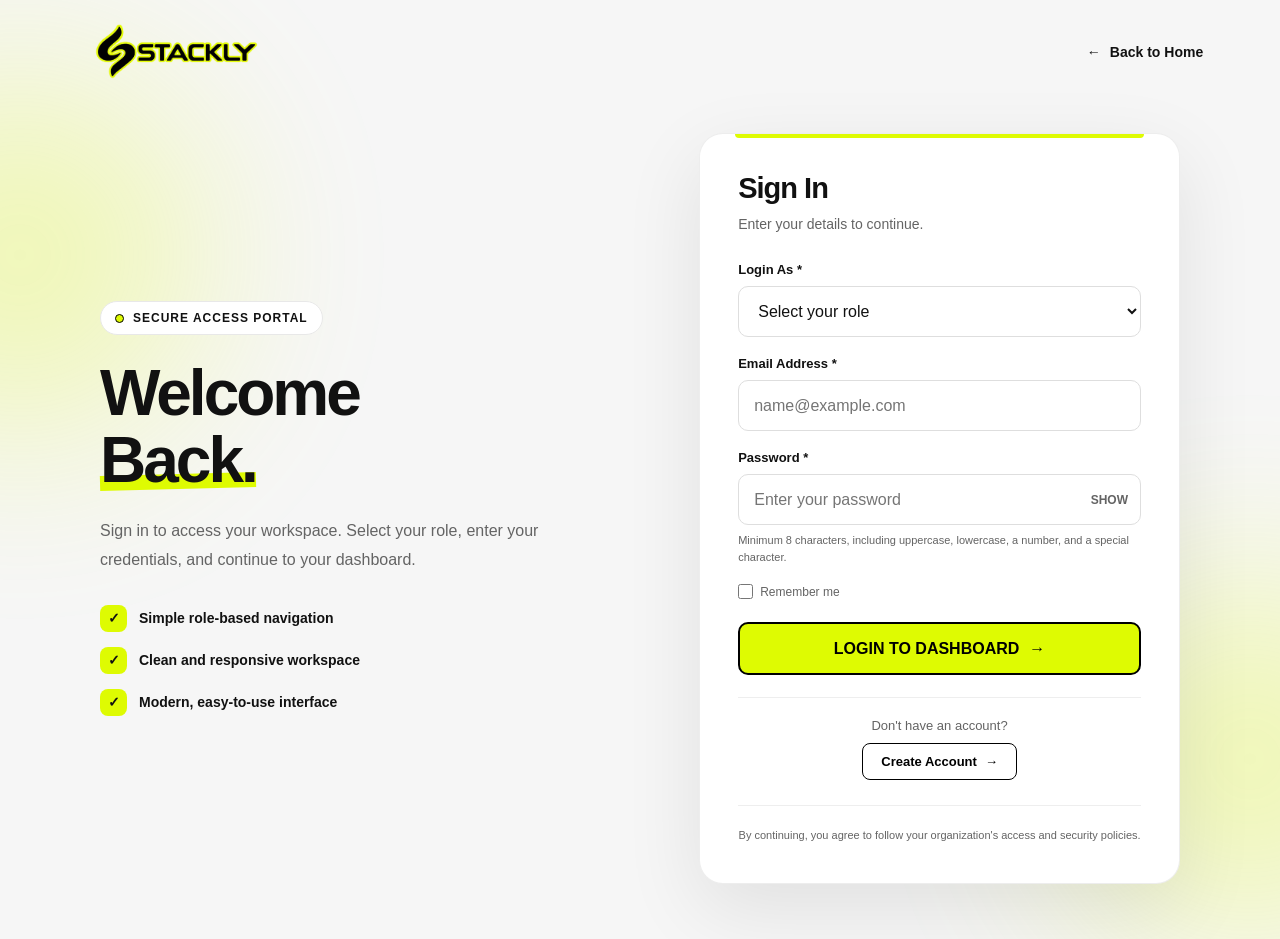
<file: login.html>
<!DOCTYPE html>
<html lang="en">
<head>
<meta charset="UTF-8">
<meta name="viewport" content="width=device-width, initial-scale=1.0">
<title>Login | YourBrand</title>

<style>
:root {
    --Neon: #DEFB02;
    --Black: #000000;
    --Gray: #F6F6F6;
    --White: #FFFFFF;
    --Red: #F30A46;
    --Title: #111111;
    --Paragraph: #646464;
}

* {
    margin: 0;
    padding: 0;
    box-sizing: border-box;
}

body {
    min-height: 100vh;
    font-family: "Segoe UI", Arial, sans-serif;
    color: var(--Title);
    background: var(--Gray);
    overflow-x: hidden;
}

a {
    color: inherit;
    text-decoration: none;
}

button, input, select {
    font: inherit;
}

/* Animated background */
.login-page {
    min-height: 100vh;
    display: flex;
    flex-direction: column;
    position: relative;
    isolation: isolate;
    overflow: hidden;
}

.login-page::before,
.login-page::after {
    content: "";
    position: absolute;
    width: 360px;
    height: 360px;
    border-radius: 50%;
    background: var(--Neon);
    filter: blur(100px);
    opacity: 0.28;
    z-index: -1;
    animation: floatGlow 9s ease-in-out infinite alternate;
}

.login-page::before {
    top: 8%;
    left: -160px;
}

.login-page::after {
    bottom: 0;
    right: -150px;
    animation-delay: 2s;
}

@keyframes floatGlow {
    from { transform: translate(0, 0) scale(1); }
    to { transform: translate(45px, -35px) scale(1.12); }
}

/* Header */
.login-header {
    width: 100%;
    padding: 24px 6%;
    display: flex;
    align-items: center;
    justify-content: space-between;
    gap: 20px;
}

.brand {
    display: inline-flex;
    align-items: center;
    gap: 11px;
    font-size: 23px;
    font-weight: 900;
    letter-spacing: -1px;
}

.brand-mark {
    width: 39px;
    height: 39px;
    border-radius: 12px;
    background: var(--Neon);
    color: var(--Black);
    display: grid;
    place-items: center;
    font-size: 22px;
    font-weight: 900;
    box-shadow: 0 5px 18px rgba(222, 251, 2, 0.35);
}

.back-home {
    display: inline-flex;
    align-items: center;
    gap: 9px;
    font-size: 14px;
    font-weight: 700;
    transition: 0.3s ease;
}

.back-home:hover {
    color: var(--Paragraph);
    transform: translateX(-4px);
}

/* Main layout */
.login-main {
    flex: 1;
    width: 100%;
    padding: 30px 20px 55px;
    display: grid;
    place-items: center;
}

.login-layout {
    width: 100%;
    max-width: 1080px;
    display: grid;
    grid-template-columns: 1fr 0.9fr;
    align-items: center;
    gap: 65px;
}

/* Intro section */
.login-intro {
    animation: slideInLeft 0.8s ease both;
}

.eyebrow {
    display: inline-flex;
    align-items: center;
    gap: 9px;
    padding: 9px 14px;
    background: var(--White);
    border: 1px solid #e8e8e8;
    border-radius: 50px;
    font-size: 12px;
    font-weight: 800;
    letter-spacing: 1px;
    text-transform: uppercase;
    margin-bottom: 25px;
}

.eyebrow span {
    width: 9px;
    height: 9px;
    background: var(--Neon);
    border: 1px solid var(--Black);
    border-radius: 50%;
}

.login-intro h1 {
    font-size: clamp(40px, 5vw, 67px);
    line-height: 1.04;
    letter-spacing: -3px;
    font-weight: 900;
    margin-bottom: 24px;
}

.login-intro h1 .highlight {
    position: relative;
    display: inline-block;
    z-index: 0;
}

.login-intro h1 .highlight::after {
    content: "";
    position: absolute;
    bottom: 4px;
    left: 0;
    width: 100%;
    height: 15px;
    background: var(--Neon);
    z-index: -1;
    transform: rotate(-1.5deg);
}

.login-intro p {
    max-width: 440px;
    font-size: 16px;
    line-height: 1.8;
    color: var(--Paragraph);
}

.feature-list {
    display: grid;
    gap: 15px;
    margin-top: 30px;
}

.feature {
    display: flex;
    align-items: center;
    gap: 12px;
    font-size: 14px;
    font-weight: 700;
}

.feature-icon {
    width: 27px;
    height: 27px;
    border-radius: 8px;
    background: var(--Neon);
    display: grid;
    place-items: center;
    font-weight: 900;
}

/* Login card */
.login-card {
    background: var(--White);
    border: 1px solid rgba(0, 0, 0, 0.07);
    border-radius: 24px;
    padding: 38px;
    box-shadow: 0 25px 80px rgba(0, 0, 0, 0.09);
    animation: slideInRight 0.8s ease both;
    position: relative;
}

.login-card::before {
    content: "";
    position: absolute;
    top: 0;
    left: 35px;
    right: 35px;
    height: 4px;
    border-radius: 0 0 10px 10px;
    background: var(--Neon);
}

.card-heading {
    margin-bottom: 27px;
}

.card-heading h2 {
    font-size: 29px;
    font-weight: 900;
    letter-spacing: -1px;
    margin-bottom: 8px;
}

.card-heading p {
    color: var(--Paragraph);
    font-size: 14px;
    line-height: 1.6;
}

/* Form controls */
.form-group {
    margin-bottom: 19px;
}

.form-group label {
    display: block;
    margin-bottom: 9px;
    font-size: 13px;
    font-weight: 800;
}

.input-wrap {
    position: relative;
}

.form-control {
    width: 100%;
    min-height: 51px;
    padding: 13px 15px;
    border: 1px solid #dedede;
    border-radius: 10px;
    background: #fff;
    outline: none;
    color: var(--Title);
    transition: border-color 0.25s, box-shadow 0.25s;
}

.form-control:focus {
    border-color: var(--Black);
    box-shadow: 0 0 0 3px rgba(222, 251, 2, 0.55);
}

.form-control.invalid {
    border-color: var(--Red);
    box-shadow: 0 0 0 2px rgba(243, 10, 70, 0.08);
}

.form-control.valid {
    border-color: #278447;
}

.password-input {
    padding-right: 78px;
}

.toggle-password {
    position: absolute;
    top: 50%;
    right: 13px;
    transform: translateY(-50%);
    border: none;
    background: transparent;
    color: var(--Paragraph);
    cursor: pointer;
    font-size: 12px;
    font-weight: 800;
}

.toggle-password:hover {
    color: var(--Black);
}

.field-error {
    display: block;
    min-height: 0;
    margin-top: 6px;
    color: var(--Red);
    font-size: 12px;
    line-height: 1.5;
}

.field-error:empty {
    display: none;
}

.form-options {
    display: flex;
    align-items: center;
    justify-content: space-between;
    gap: 10px;
    margin: 2px 0 23px;
    font-size: 12px;
}

.remember {
    display: inline-flex;
    align-items: center;
    gap: 7px;
    color: var(--Paragraph);
}

.remember input {
    accent-color: var(--Black);
    width: 15px;
    height: 15px;
}

.password-hint {
    margin-top: 7px;
    font-size: 11px;
    color: var(--Paragraph);
    line-height: 1.5;
}

.login-button {
    width: 100%;
    min-height: 53px;
    border: 2px solid var(--Black);
    border-radius: 10px;
    background: var(--Neon);
    color: var(--Black);
    font-weight: 900;
    cursor: pointer;
    display: flex;
    align-items: center;
    justify-content: center;
    gap: 10px;
    transition: transform 0.25s, background 0.25s, box-shadow 0.25s;
}

.login-button:hover {
    transform: translateY(-3px);
    box-shadow: 0 9px 0 var(--Black);
}

.login-button:active {
    transform: translateY(0);
    box-shadow: none;
}

.login-button:disabled {
    opacity: 0.7;
    cursor: wait;
    transform: none;
    box-shadow: none;
}

.form-status {
    margin-top: 15px;
    padding: 0;
    font-size: 13px;
    line-height: 1.6;
    text-align: center;
}

.form-status.error {
    color: var(--Red);
}

.form-status.success {
    color: #247a3d;
}

.login-footer {
    margin-top: 25px;
    padding-top: 20px;
    border-top: 1px solid #eeeeee;
    color: var(--Paragraph);
    font-size: 11px;
    line-height: 1.7;
    text-align: center;
}

/* Animations */
@keyframes slideInLeft {
    from { opacity: 0; transform: translateX(-30px); }
    to { opacity: 1; transform: translateX(0); }
}

@keyframes slideInRight {
    from { opacity: 0; transform: translateX(30px) translateY(10px); }
    to { opacity: 1; transform: translateX(0) translateY(0); }
}

@media (max-width: 850px) {
    .login-layout {
        max-width: 550px;
        grid-template-columns: 1fr;
        gap: 35px;
    }

    .login-intro {
        text-align: center;
    }

    .login-intro p {
        margin: auto;
    }

    .feature-list {
        display: none;
    }

    .eyebrow {
        margin-bottom: 18px;
    }

    .login-intro h1 {
        font-size: clamp(38px, 8vw, 54px);
    }
}

@media (max-width: 480px) {
    .login-header {
        padding: 18px;
    }

    .brand {
        font-size: 19px;
    }

    .brand-mark {
        width: 34px;
        height: 34px;
    }

    .back-home {
        font-size: 12px;
    }

    .login-main {
        padding: 20px 15px 35px;
    }

    .login-card {
        padding: 30px 22px;
        border-radius: 18px;
    }

    .card-heading h2 {
        font-size: 26px;
    }

    .login-intro h1 {
        letter-spacing: -2px;
    }
}

@media (prefers-reduced-motion: reduce) {
    *, *::before, *::after {
        animation-duration: 0.01ms !important;
        animation-iteration-count: 1 !important;
        transition-duration: 0.01ms !important;
        scroll-behavior: auto !important;
    }
}


.create-account {
    margin-top: 22px;
    padding-top: 20px;
    border-top: 1px solid #eeeeee;
    text-align: center;
}

.create-account p {
    color: var(--Paragraph);
    font-size: 13px;
    margin-bottom: 10px;
}

.create-account-link {
    display: inline-flex;
    align-items: center;
    justify-content: center;
    gap: 8px;
    padding: 10px 18px;
    color: var(--Black);
    background: var(--White);
    border: 1px solid var(--Black);
    border-radius: 8px;
    font-size: 13px;
    font-weight: 800;
    text-decoration: none;
    transition: all 0.3s ease;
}

.create-account-link:hover {
    background: var(--Neon);
    transform: translateY(-2px);
    box-shadow: 0 4px 0 var(--Black);
}

.create-account-link span {
    transition: transform 0.3s ease;
}

.create-account-link:hover span {
    transform: translateX(4px);
}


.brand {
    display: inline-flex;
    align-items: center;
    text-decoration: none;
}

.brand-logo {
    width: 200px;
    height: 55px;
    object-fit: contain;
    display: block;
}

@media (max-width: 480px) {
    .brand-logo {
        width: 120px;
        height: 42px;
    }
}

</style>
</head>

<body>

<div class="login-page">

    <!-- Header / Logo -->
    <header class="login-header">
    <a href="index.html" class="brand" aria-label="Home">
    <img src="image/logo/logo.webp" alt="Logo" class="brand-logo">
</a>
        <a href="index.html" class="back-home">
            <span aria-hidden="true">←</span> Back to Home
        </a>
    </header>

    <main class="login-main">
        <div class="login-layout">

            <!-- Intro -->
            <section class="login-intro">
                <div class="eyebrow">
                    <span></span> Secure Access Portal
                </div>

                <h1>
                    Welcome<br>
                    <span class="highlight">Back.</span>
                </h1>

                <p>
                    Sign in to access your workspace. Select your role,
                    enter your credentials, and continue to your dashboard.
                </p>

                <div class="feature-list">
                    <div class="feature">
                        <span class="feature-icon">✓</span>
                        Simple role-based navigation
                    </div>
                    <div class="feature">
                        <span class="feature-icon">✓</span>
                        Clean and responsive workspace
                    </div>
                    <div class="feature">
                        <span class="feature-icon">✓</span>
                        Modern, easy-to-use interface
                    </div>
                </div>
            </section>

            <!-- Login form -->
            <section class="login-card">
                <div class="card-heading">
                    <h2>Sign In</h2>
                    <p>Enter your details to continue.</p>
                </div>

                <form id="loginForm" novalidate>

                    <div class="form-group">
                        <label for="loginRole">Login As *</label>
                        <select class="form-control" id="loginRole" required>
                            <option value="">Select your role</option>
                            <option value="admin">Admin</option>
                            <option value="user">User</option>
                        </select>
                        <small class="field-error" id="roleError"></small>
                    </div>

                    <div class="form-group">
                        <label for="loginEmail">Email Address *</label>
                        <input
                            class="form-control"
                            id="loginEmail"
                            type="email"
                            placeholder="name@example.com"
                            autocomplete="username"
                            maxlength="254"
                            required
                        >
                        <small class="field-error" id="emailError"></small>
                    </div>

                    <div class="form-group">
                        <label for="loginPassword">Password *</label>
                        <div class="input-wrap">
                            <input
                                class="form-control password-input"
                                id="loginPassword"
                                type="password"
                                placeholder="Enter your password"
                                autocomplete="current-password"
                                maxlength="128"
                                required
                            >
                            <button
                                class="toggle-password"
                                type="button"
                                id="togglePassword"
                                aria-label="Show password"
                            >SHOW</button>
                        </div>
                        <small class="field-error" id="passwordError"></small>
                        <p class="password-hint">
                            Minimum 8 characters, including uppercase,
                            lowercase, a number, and a special character.
                        </p>
                    </div>

                    <div class="form-options">
                        <label class="remember">
                            <input type="checkbox" id="rememberMe">
                            Remember me
                        </label>
                    </div>

                    <button class="login-button" id="loginButton" type="submit">
                        <span>LOGIN TO DASHBOARD</span>
                        <span aria-hidden="true">→</span>
                    </button>

                    <p class="form-status" id="formStatus"
                       role="status" aria-live="polite"></p>
                </form>

                <div class="create-account">
    <p>Don't have an account?</p>
    <a href="signup.html" class="create-account-link">
        Create Account <span>→</span>
    </a>
</div>

                <div class="login-footer">
                    By continuing, you agree to follow your organization's
                    access and security policies.
                </div>
            </section>

        </div>
    </main>
</div>

<script>
document.addEventListener("DOMContentLoaded", function () {
    const form = document.getElementById("loginForm");
    const role = document.getElementById("loginRole");
    const email = document.getElementById("loginEmail");
    const password = document.getElementById("loginPassword");
    const togglePassword = document.getElementById("togglePassword");
    const loginButton = document.getElementById("loginButton");
    const status = document.getElementById("formStatus");

    const emailPattern = /^[^\s@]+@[^\s@]+\.[^\s@]{2,}$/;
    const strongPasswordPattern =
        /^(?=.*[a-z])(?=.*[A-Z])(?=.*\d)(?=.*[^A-Za-z0-9\s])\S{8,128}$/;

    function showError(input, errorId, message) {
        const error = document.getElementById(errorId);
        error.textContent = message;
        input.classList.toggle("invalid", Boolean(message));
        input.classList.toggle("valid", !message && input.value.trim() !== "");
        input.setAttribute("aria-invalid", String(Boolean(message)));
        return !message;
    }

    function validateRole() {
        return showError(
            role,
            "roleError",
            role.value ? "" : "Please select your login role."
        );
    }

    function validateEmail() {
        const value = email.value.trim();
        let message = "";

        if (!value) {
            message = "Email address is required.";
        } else if (value.length > 254 || !emailPattern.test(value)) {
            message = "Please enter a valid email address.";
        }

        return showError(email, "emailError", message);
    }

    function validatePassword() {
        const value = password.value;
        let message = "";

        if (!value) {
            message = "Password is required.";
        } else if (!strongPasswordPattern.test(value)) {
            message =
                "Use 8+ characters with uppercase, lowercase, a number, and a special character.";
        }

        return showError(password, "passwordError", message);
    }

    role.addEventListener("change", function () {
        validateRole();
        clearStatus();
    });

    email.addEventListener("input", function () {
        validateEmail();
        clearStatus();
    });

    password.addEventListener("input", function () {
        validatePassword();
        clearStatus();
    });

    function clearStatus() {
        status.textContent = "";
        status.className = "form-status";
    }

    togglePassword.addEventListener("click", function () {
        const show = password.type === "password";
        password.type = show ? "text" : "password";
        togglePassword.textContent = show ? "HIDE" : "SHOW";
        togglePassword.setAttribute(
            "aria-label",
            show ? "Hide password" : "Show password"
        );
    });

    form.addEventListener("submit", function (event) {
        event.preventDefault();

        const isRoleValid = validateRole();
        const isEmailValid = validateEmail();
        const isPasswordValid = validatePassword();

        if (!isRoleValid || !isEmailValid || !isPasswordValid) {
            status.textContent = "Please correct the highlighted fields.";
            status.className = "form-status error";

            const firstInvalid = form.querySelector(".invalid");
            if (firstInvalid) firstInvalid.focus();

            return;
        }

        /*
         * DEMO ROLE-BASED REDIRECTION ONLY.
         * This does not authenticate the email/password.
         * Connect a secure backend before using in production.
         */
        // Save the email entered at login so the dashboard can display it.
        const loginEmailValue = email.value.trim().toLowerCase();
        const selectedRole = role.value;

        try {
            sessionStorage.setItem("loginEmail", loginEmailValue);
            sessionStorage.setItem("loginRole", selectedRole);

            if (document.getElementById("rememberMe").checked) {
                localStorage.setItem("loginEmail", loginEmailValue);
                localStorage.setItem("loginRole", selectedRole);
            } else {
                localStorage.removeItem("loginEmail");
                localStorage.removeItem("loginRole");
            }
        } catch (storageError) {
            console.warn("Unable to save login details in browser storage.", storageError);
        }

        const dashboard = selectedRole === "admin"
            ? "admin-dashboard.html"
            : "user-dashboard.html";

        loginButton.disabled = true;
        loginButton.querySelector("span").textContent = "PLEASE WAIT...";

        status.textContent = "Details validated. Opening your dashboard...";
        status.className = "form-status success";

        window.setTimeout(function () {
            window.location.href = dashboard;
        }, 700);
    });
});
</script>

</body>
</html>
</file>
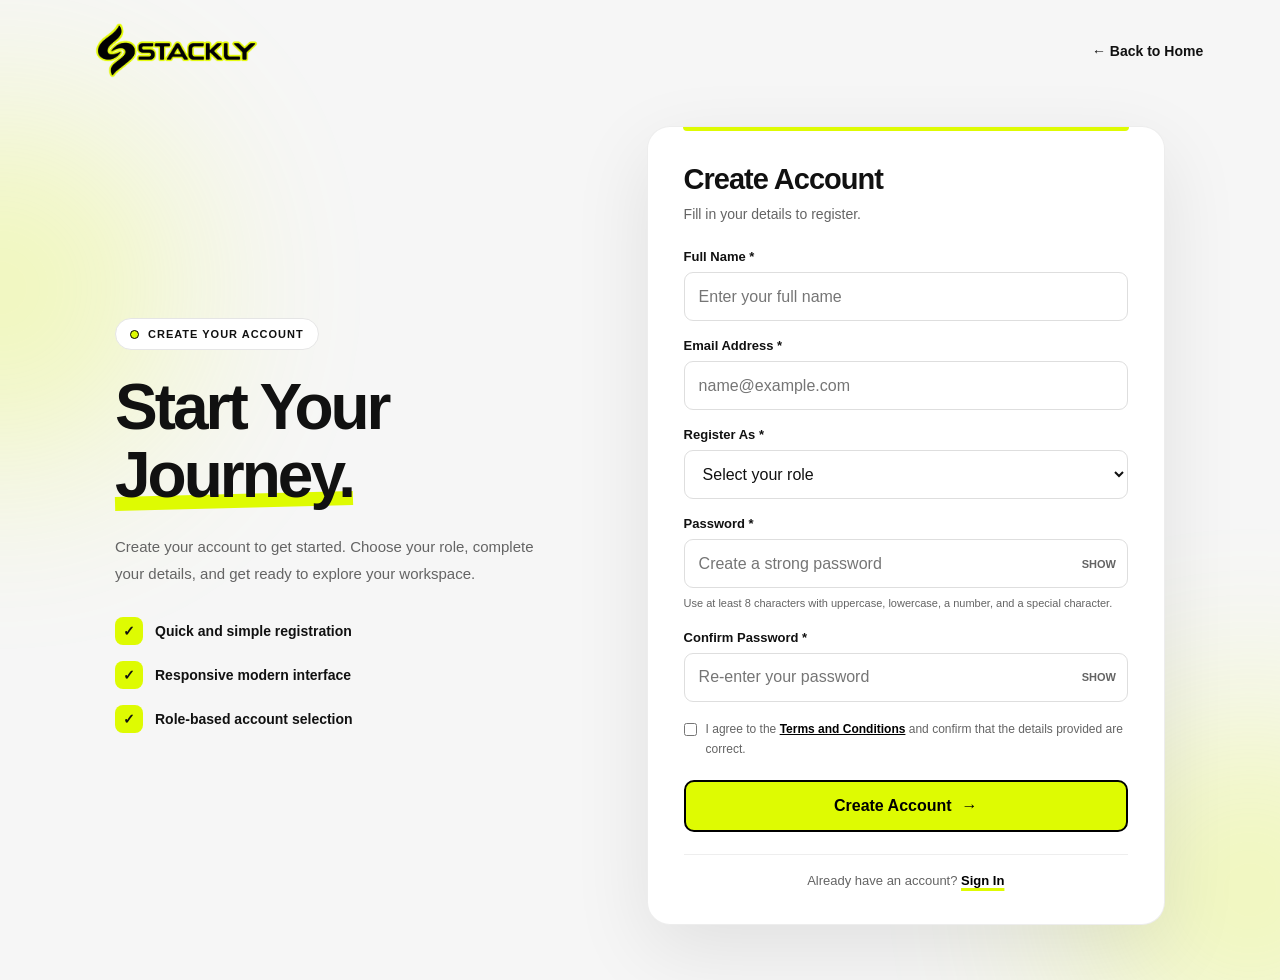
<file: signup.html>
<!DOCTYPE html>
<html lang="en">
<head>
<meta charset="UTF-8">
<meta name="viewport" content="width=device-width, initial-scale=1.0">
<title>Sign Up | YourBrand</title>

<style>
:root {
    --Neon: #DEFB02;
    --Black: #000000;
    --Gray: #F6F6F6;
    --White: #FFFFFF;
    --Red: #F30A46;
    --Title: #111111;
    --Paragraph: #646464;
}

* {
    margin: 0;
    padding: 0;
    box-sizing: border-box;
}

body {
    font-family: "Segoe UI", Arial, sans-serif;
    background: var(--Gray);
    color: var(--Title);
    min-height: 100vh;
}

a {
    text-decoration: none;
    color: inherit;
}

button, input, select {
    font: inherit;
}

.signup-page {
    min-height: 100vh;
    position: relative;
    isolation: isolate;
    display: flex;
    flex-direction: column;
    overflow: hidden;
}

.signup-page::before,
.signup-page::after {
    content: "";
    position: absolute;
    width: 340px;
    height: 340px;
    border-radius: 50%;
    background: var(--Neon);
    filter: blur(105px);
    opacity: 0.28;
    z-index: -1;
    animation: glowFloat 9s ease-in-out infinite alternate;
}

.signup-page::before {
    top: 12%;
    left: -170px;
}

.signup-page::after {
    bottom: -80px;
    right: -140px;
    animation-delay: 2s;
}

@keyframes glowFloat {
    from { transform: translate(0, 0); }
    to { transform: translate(35px, -30px); }
}

/* Header */
.signup-header {
    display: flex;
    justify-content: space-between;
    align-items: center;
    gap: 15px;
    padding: 23px 6%;
}

.brand {
    display: inline-flex;
    align-items: center;
    gap: 11px;
    font-size: 23px;
    font-weight: 900;
    letter-spacing: -1px;
}

.brand-mark {
    width: 39px;
    height: 39px;
    display: grid;
    place-items: center;
    background: var(--Neon);
    color: var(--Black);
    border-radius: 12px;
    font-size: 22px;
    box-shadow: 0 5px 18px rgba(222, 251, 2, 0.35);
}

.back-home {
    font-size: 14px;
    font-weight: 700;
    transition: 0.3s;
}

.back-home:hover {
    transform: translateX(-4px);
}

/* Main layout */
.signup-main {
    flex: 1;
    display: grid;
    place-items: center;
    padding: 25px 20px 55px;
}

.signup-layout {
    width: 100%;
    max-width: 1050px;
    display: grid;
    grid-template-columns: 0.9fr 1fr;
    align-items: center;
    gap: 65px;
}

/* Intro */
.signup-intro {
    animation: slideLeft 0.7s ease both;
}

.eyebrow {
    display: inline-flex;
    align-items: center;
    gap: 9px;
    padding: 9px 14px;
    border: 1px solid #e5e5e5;
    border-radius: 50px;
    background: var(--White);
    font-size: 11px;
    font-weight: 800;
    letter-spacing: 1px;
    text-transform: uppercase;
    margin-bottom: 24px;
}

.eyebrow span {
    width: 9px;
    height: 9px;
    border-radius: 50%;
    background: var(--Neon);
    border: 1px solid var(--Black);
}

.signup-intro h1 {
    font-size: clamp(40px, 5vw, 65px);
    line-height: 1.06;
    letter-spacing: -3px;
    font-weight: 900;
    margin-bottom: 23px;
}

.highlight {
    position: relative;
    z-index: 0;
}

.highlight::after {
    content: "";
    position: absolute;
    z-index: -1;
    bottom: 3px;
    left: 0;
    height: 14px;
    width: 100%;
    background: var(--Neon);
    transform: rotate(-1.5deg);
}

.signup-intro p {
    max-width: 420px;
    color: var(--Paragraph);
    font-size: 15px;
    line-height: 1.8;
}

.feature-list {
    display: grid;
    gap: 16px;
    margin-top: 30px;
}

.feature {
    display: flex;
    align-items: center;
    gap: 12px;
    font-size: 14px;
    font-weight: 700;
}

.feature-icon {
    width: 28px;
    height: 28px;
    display: grid;
    place-items: center;
    background: var(--Neon);
    border-radius: 8px;
    font-weight: 900;
}

/* Signup card */
.signup-card {
    position: relative;
    padding: 36px;
    background: var(--White);
    border: 1px solid rgba(0, 0, 0, 0.07);
    border-radius: 23px;
    box-shadow: 0 25px 80px rgba(0, 0, 0, 0.09);
    animation: slideRight 0.7s ease both;
}

.signup-card::before {
    content: "";
    position: absolute;
    top: 0;
    left: 35px;
    right: 35px;
    height: 4px;
    background: var(--Neon);
    border-radius: 0 0 10px 10px;
}

.card-heading {
    margin-bottom: 24px;
}

.card-heading h2 {
    font-size: 29px;
    font-weight: 900;
    letter-spacing: -1px;
    margin-bottom: 7px;
}

.card-heading p {
    font-size: 14px;
    line-height: 1.6;
    color: var(--Paragraph);
}

.form-group {
    margin-bottom: 17px;
}

.form-group label {
    display: block;
    margin-bottom: 8px;
    font-size: 13px;
    font-weight: 800;
}

.form-control {
    width: 100%;
    min-height: 49px;
    padding: 12px 14px;
    border: 1px solid #dedede;
    border-radius: 9px;
    background: var(--White);
    color: var(--Title);
    outline: none;
    transition: border-color 0.25s, box-shadow 0.25s;
}

.form-control:focus {
    border-color: var(--Black);
    box-shadow: 0 0 0 3px rgba(222, 251, 2, 0.55);
}

.form-control.invalid {
    border-color: var(--Red);
    box-shadow: 0 0 0 2px rgba(243, 10, 70, 0.08);
}

.form-control.valid {
    border-color: #278447;
}

.input-wrap {
    position: relative;
}

.password-input {
    padding-right: 70px;
}

.toggle-password {
    position: absolute;
    right: 12px;
    top: 50%;
    transform: translateY(-50%);
    border: none;
    background: transparent;
    cursor: pointer;
    color: var(--Paragraph);
    font-size: 11px;
    font-weight: 800;
}

.field-error {
    display: block;
    margin-top: 5px;
    color: var(--Red);
    font-size: 12px;
    line-height: 1.5;
}

.field-error:empty {
    display: none;
}

.password-hint {
    margin-top: 7px;
    color: var(--Paragraph);
    font-size: 11px;
    line-height: 1.6;
}

.terms-row {
    display: flex;
    align-items: flex-start;
    gap: 9px;
    margin: 5px 0 20px;
    font-size: 12px;
    line-height: 1.7;
    color: var(--Paragraph);
}

.terms-row input {
    margin-top: 4px;
    accent-color: var(--Black);
    flex-shrink: 0;
}

.terms-row a {
    color: var(--Black);
    font-weight: 800;
    text-decoration: underline;
}

.signup-button {
    width: 100%;
    min-height: 52px;
    display: flex;
    justify-content: center;
    align-items: center;
    gap: 10px;
    background: var(--Neon);
    border: 2px solid var(--Black);
    border-radius: 10px;
    color: var(--Black);
    font-weight: 900;
    cursor: pointer;
    transition: transform 0.25s, box-shadow 0.25s;
}

.signup-button:hover {
    transform: translateY(-3px);
    box-shadow: 0 8px 0 var(--Black);
}

.signup-button:active {
    transform: translateY(0);
    box-shadow: none;
}

.signup-button:disabled {
    opacity: 0.7;
    cursor: wait;
    transform: none;
    box-shadow: none;
}

.form-status {
    margin-top: 14px;
    text-align: center;
    font-size: 13px;
    line-height: 1.6;
}

.form-status.error {
    color: var(--Red);
}

.form-status.success {
    color: #247a3d;
}

.card-footer {
    border-top: 1px solid #eee;
    margin-top: 22px;
    padding-top: 18px;
    text-align: center;
    font-size: 13px;
    color: var(--Paragraph);
}

.card-footer a {
    color: var(--Black);
    font-weight: 900;
    text-decoration: underline;
    text-decoration-color: var(--Neon);
    text-decoration-thickness: 3px;
    text-underline-offset: 3px;
}

/* Animations */
@keyframes slideLeft {
    from { opacity: 0; transform: translateX(-25px); }
    to { opacity: 1; transform: translateX(0); }
}

@keyframes slideRight {
    from { opacity: 0; transform: translateX(25px) translateY(10px); }
    to { opacity: 1; transform: translateX(0) translateY(0); }
}

@media (max-width: 850px) {
    .signup-layout {
        max-width: 550px;
        grid-template-columns: 1fr;
        gap: 30px;
    }

    .signup-intro {
        text-align: center;
    }

    .signup-intro p {
        margin: auto;
    }

    .feature-list {
        display: none;
    }

    .signup-intro h1 {
        font-size: clamp(38px, 8vw, 54px);
    }

    .eyebrow {
        margin-bottom: 17px;
    }
}

@media (max-width: 480px) {
    .signup-header {
        padding: 18px;
    }

    .brand {
        font-size: 19px;
    }

    .brand-mark {
        width: 34px;
        height: 34px;
    }

    .back-home {
        font-size: 12px;
    }

    .signup-main {
        padding: 20px 14px 35px;
    }

    .signup-card {
        padding: 28px 21px;
        border-radius: 18px;
    }

    .signup-intro h1 {
        letter-spacing: -2px;
    }
}

@media (prefers-reduced-motion: reduce) {
    *, *::before, *::after {
        animation-duration: 0.01ms !important;
        animation-iteration-count: 1 !important;
        transition-duration: 0.01ms !important;
    }
}
.brand {
    display: inline-flex;
    align-items: center;
    text-decoration: none;
}

.brand-logo {
    width: 200px;
    height: 55px;
    object-fit: contain;
    display: block;
}

@media (max-width: 480px) {
    .brand-logo {
        width: 120px;
        height: 42px;
    }
}

</style>
</head>

<body>

<div class="signup-page">

    <header class="signup-header">
           <a href="index.html" class="brand" aria-label="Home">
    <img src="image/logo/logo.webp" alt="Logo" class="brand-logo">
</a>
        <a href="index.html" class="back-home">
            ← Back to Home
        </a>
    </header>

    <main class="signup-main">
        <div class="signup-layout">

            <section class="signup-intro">
                <div class="eyebrow">
                    <span></span> Create Your Account
                </div>

                <h1>
                    Start Your<br>
                    <span class="highlight">Journey.</span>
                </h1>

                <p>
                    Create your account to get started. Choose your role,
                    complete your details, and get ready to explore your workspace.
                </p>

                <div class="feature-list">
                    <div class="feature">
                        <span class="feature-icon">✓</span>
                        Quick and simple registration
                    </div>

                    <div class="feature">
                        <span class="feature-icon">✓</span>
                        Responsive modern interface
                    </div>

                    <div class="feature">
                        <span class="feature-icon">✓</span>
                        Role-based account selection
                    </div>
                </div>
            </section>

            <section class="signup-card">
                <div class="card-heading">
                    <h2>Create Account</h2>
                    <p>Fill in your details to register.</p>
                </div>

                <form id="signupForm" novalidate>

                    <div class="form-group">
                        <label for="signupName">Full Name *</label>
                        <input
                            class="form-control"
                            id="signupName"
                            type="text"
                            placeholder="Enter your full name"
                            autocomplete="name"
                            maxlength="80"
                            required
                        >
                        <small class="field-error" id="nameError"></small>
                    </div>

                    <div class="form-group">
                        <label for="signupEmail">Email Address *</label>
                        <input
                            class="form-control"
                            id="signupEmail"
                            type="email"
                            placeholder="name@example.com"
                            autocomplete="email"
                            maxlength="254"
                            required
                        >
                        <small class="field-error" id="emailError"></small>
                    </div>

                    <div class="form-group">
                        <label for="signupRole">Register As *</label>
                        <select class="form-control" id="signupRole" required>
                            <option value="">Select your role</option>
                            <option value="admin">Admin</option>
                            <option value="user">User</option>
                        </select>
                        <small class="field-error" id="roleError"></small>
                    </div>

                    <div class="form-group">
                        <label for="signupPassword">Password *</label>
                        <div class="input-wrap">
                            <input
                                class="form-control password-input"
                                id="signupPassword"
                                type="password"
                                placeholder="Create a strong password"
                                autocomplete="new-password"
                                maxlength="128"
                                required
                            >
                            <button type="button"
                                class="toggle-password"
                                data-target="signupPassword">SHOW</button>
                        </div>
                        <small class="field-error" id="passwordError"></small>
                        <p class="password-hint">
                            Use at least 8 characters with uppercase, lowercase,
                            a number, and a special character.
                        </p>
                    </div>

                    <div class="form-group">
                        <label for="confirmPassword">Confirm Password *</label>
                        <div class="input-wrap">
                            <input
                                class="form-control password-input"
                                id="confirmPassword"
                                type="password"
                                placeholder="Re-enter your password"
                                autocomplete="new-password"
                                maxlength="128"
                                required
                            >
                            <button type="button"
                                class="toggle-password"
                                data-target="confirmPassword">SHOW</button>
                        </div>
                        <small class="field-error" id="confirmError"></small>
                    </div>

                    <label class="terms-row">
                        <input type="checkbox" id="acceptTerms">
                        <span>
                            I agree to the <a href="404.html">Terms and Conditions</a>
                            and confirm that the details provided are correct.
                        </span>
                    </label>
                    <small class="field-error" id="termsError"></small>

                    <button type="submit" class="signup-button" id="signupButton">
                        <span>Create Account</span>
                        <span aria-hidden="true">→</span>
                    </button>

                    <p class="form-status" id="formStatus"
                       role="status" aria-live="polite"></p>
                </form>

                <div class="card-footer">
                    Already have an account?
                    <a href="login.html">Sign In</a>
                </div>
            </section>

        </div>
    </main>
</div>

<script>
document.addEventListener("DOMContentLoaded", function () {
    const form = document.getElementById("signupForm");
    const nameInput = document.getElementById("signupName");
    const emailInput = document.getElementById("signupEmail");
    const roleInput = document.getElementById("signupRole");
    const passwordInput = document.getElementById("signupPassword");
    const confirmInput = document.getElementById("confirmPassword");
    const termsInput = document.getElementById("acceptTerms");
    const button = document.getElementById("signupButton");
    const status = document.getElementById("formStatus");

    const emailPattern = /^[^\s@]+@[^\s@]+\.[^\s@]{2,}$/;
    const passwordPattern =
        /^(?=.*[a-z])(?=.*[A-Z])(?=.*\d)(?=.*[^A-Za-z0-9\s])\S{8,128}$/;

    function setError(input, errorId, message) {
        const error = document.getElementById(errorId);
        error.textContent = message;

        if (input.classList) {
            input.classList.toggle("invalid", Boolean(message));
            input.classList.toggle(
                "valid",
                !message && input.value.trim() !== ""
            );
            input.setAttribute("aria-invalid", String(Boolean(message)));
        }

        return message === "";
    }

    function validateName() {
        const value = nameInput.value.trim();
        let error = "";

        if (!value) {
            error = "Full name is required.";
        } else if (value.length < 2) {
            error = "Name must contain at least 2 characters.";
        } else if (!/^[\p{L}\p{M} .'-]+$/u.test(value)) {
            error = "Please enter a valid name.";
        }

        return setError(nameInput, "nameError", error);
    }

    function validateEmail() {
        const value = emailInput.value.trim();
        let error = "";

        if (!value) {
            error = "Email address is required.";
        } else if (value.length > 254 || !emailPattern.test(value)) {
            error = "Please enter a valid email address.";
        }

        return setError(emailInput, "emailError", error);
    }

    function validateRole() {
        const error = ["admin", "user"].includes(roleInput.value)
            ? ""
            : "Please select a valid role.";

        return setError(roleInput, "roleError", error);
    }

    function validatePassword() {
        const value = passwordInput.value;
        let error = "";

        if (!value) {
            error = "Password is required.";
        } else if (!passwordPattern.test(value)) {
            error = "Use 8+ characters with uppercase, lowercase, a number, and a special character.";
        }

        return setError(passwordInput, "passwordError", error);
    }

    function validateConfirmPassword() {
        let error = "";

        if (!confirmInput.value) {
            error = "Please confirm your password.";
        } else if (confirmInput.value !== passwordInput.value) {
            error = "Passwords do not match.";
        }

        return setError(confirmInput, "confirmError", error);
    }

    function validateTerms() {
        const error = termsInput.checked
            ? ""
            : "Please accept the Terms and Conditions.";

        document.getElementById("termsError").textContent = error;
        return !error;
    }

    function clearStatus() {
        status.textContent = "";
        status.className = "form-status";
    }

    [
        [nameInput, validateName],
        [emailInput, validateEmail],
        [roleInput, validateRole],
        [passwordInput, validatePassword],
        [confirmInput, validateConfirmPassword]
    ].forEach(function (item) {
        item[0].addEventListener("input", function () {
            item[1]();
            clearStatus();

            if (item[0] === passwordInput && confirmInput.value) {
                validateConfirmPassword();
            }
        });

        item[0].addEventListener("blur", item[1]);
    });

    roleInput.addEventListener("change", function () {
        validateRole();
        clearStatus();
    });

    termsInput.addEventListener("change", function () {
        validateTerms();
        clearStatus();
    });

    document.querySelectorAll(".toggle-password").forEach(function (toggle) {
        toggle.addEventListener("click", function () {
            const target = document.getElementById(toggle.dataset.target);
            const show = target.type === "password";

            target.type = show ? "text" : "password";
            toggle.textContent = show ? "HIDE" : "SHOW";
            toggle.setAttribute(
                "aria-label",
                show ? "Hide password" : "Show password"
            );
        });
    });

    form.addEventListener("submit", function (event) {
        event.preventDefault();

        const checks = [
            validateName(),
            validateEmail(),
            validateRole(),
            validatePassword(),
            validateConfirmPassword(),
            validateTerms()
        ];

        if (checks.includes(false)) {
            status.textContent = "Please correct the highlighted fields.";
            status.className = "form-status error";

            const firstInvalid = form.querySelector(".invalid");
            if (firstInvalid) {
                firstInvalid.focus();
            } else if (!termsInput.checked) {
                termsInput.focus();
            }

            return;
        }

        /*
         * DEMO ONLY:
         * No account is created or stored.
         * Connect a backend to register real users securely.
         */
        button.disabled = true;
        button.querySelector("span").textContent = "CREATING ACCOUNT...";

        status.textContent =
            "Signup successful! Redirecting you to the sign-in page...";
        status.className = "form-status success";

        window.setTimeout(function () {
            window.location.href = "login.html";
        }, 2000);
    });
});
</script>

</body>
</html>
</file>
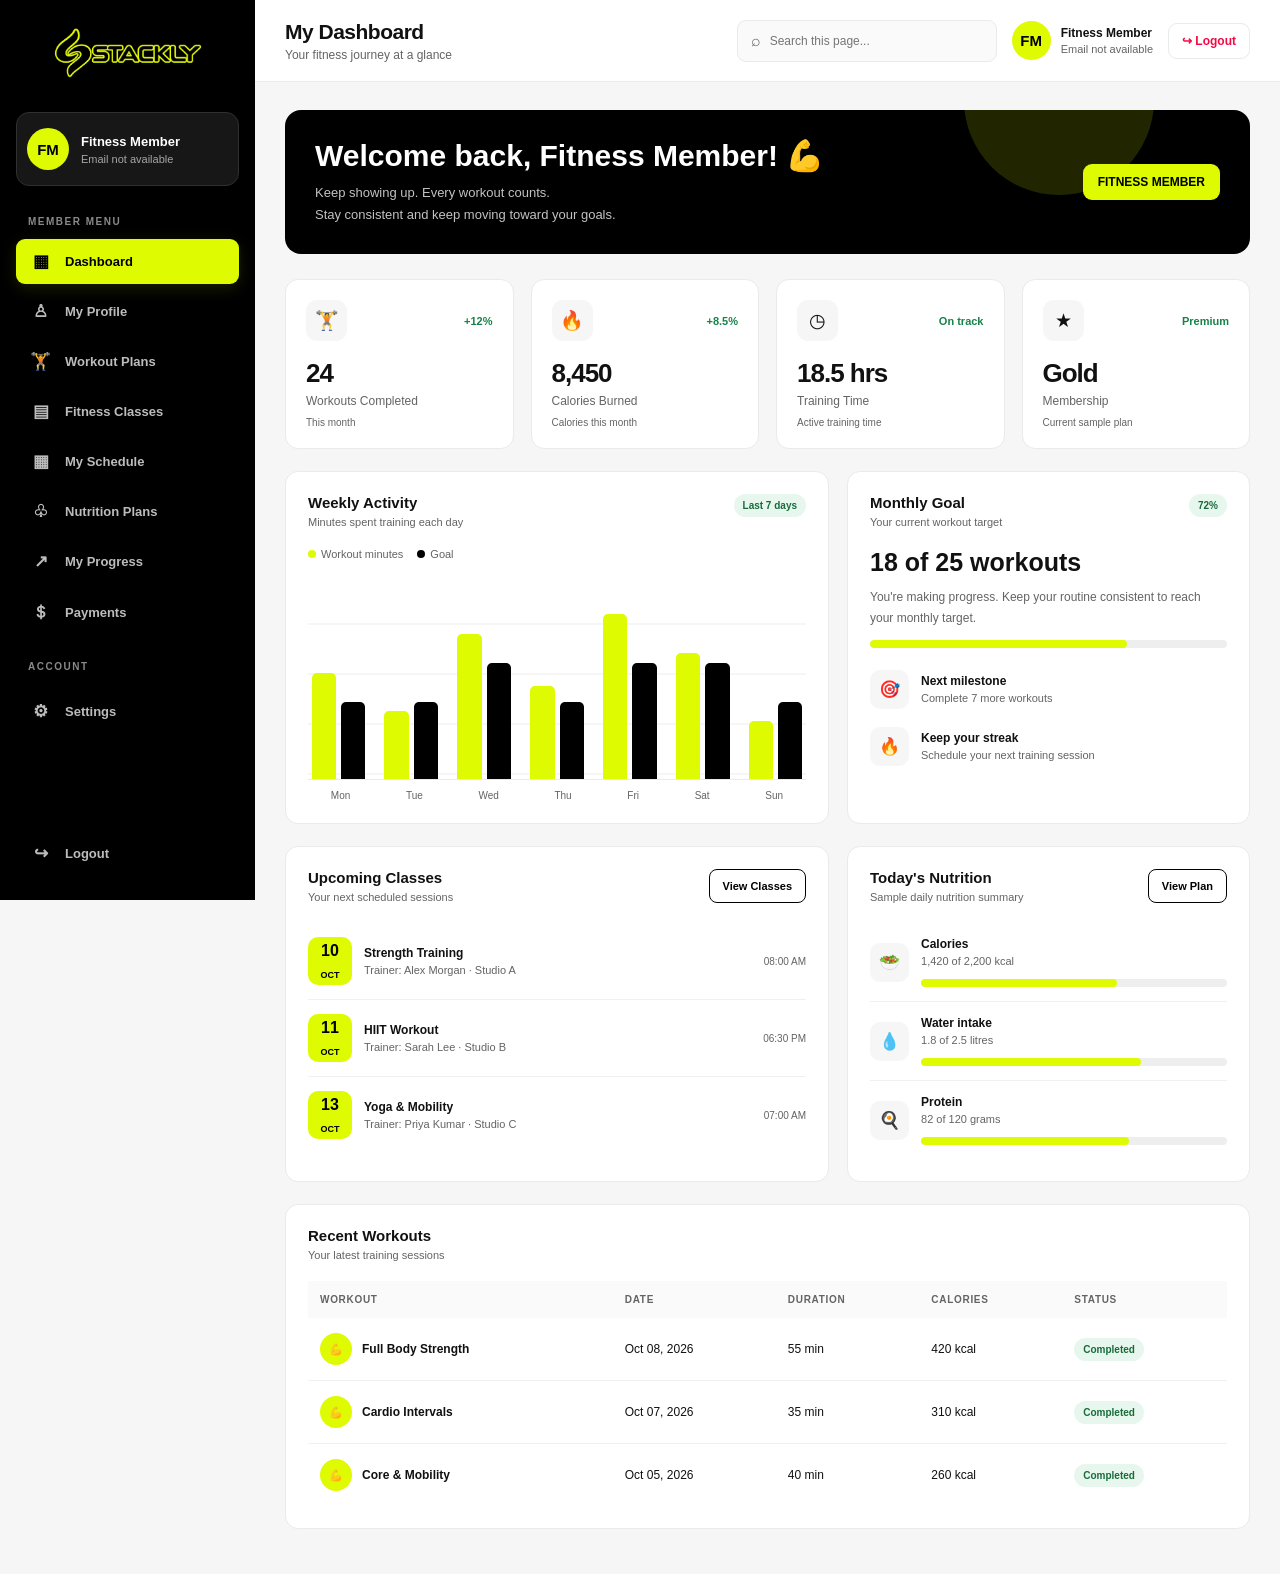
<file: user-dashboard.html>
<!DOCTYPE html>
<html lang="en">
<head>
<meta charset="UTF-8">
<meta name="viewport" content="width=device-width, initial-scale=1.0">
<title>Fitness User Dashboard</title>
<style>

    html, body {
    overflow-x: hidden;
    width: 100%;
}

:root {
    --Neon: #DEFB02;
    --Black: #000000;
    --Gray: #F6F6F6;
    --White: #FFFFFF;
    --Red: #F30A46;
    --Title: #111111;
    --Paragraph: #646464;
    --Border: #EAEAEA;
    --Green: #16834A;
    --SidebarWidth: 255px;
}

* { margin: 0; padding: 0; box-sizing: border-box; }

body {
    font-family: "Segoe UI", Arial, sans-serif;
    background: var(--Gray);
    color: var(--Title);
    min-height: 100vh;
}

button, input, select { font: inherit; }
button { cursor: pointer; }
a { text-decoration: none; color: inherit; }

.app { min-height: 100vh; }

/* Sidebar */
.sidebar {
    position: fixed;
    inset: 0 auto 0 0;
    width: var(--SidebarWidth);
    background: var(--Black);
    color: var(--White);
    padding: 24px 16px;
    display: flex;
    flex-direction: column;
    z-index: 100;
    overflow-y: auto;
    transition: transform .3s ease;
}


.brand {
    display: flex;
    align-items: center;
    justify-content: center;
    width: 100%;
    min-height: 58px;
    margin: 0 0 30px;
}

.brand-logo {
    display: block;
    width: 150px;
    height: 55px;
    object-fit: contain;
}

/* Mobile sizing */
@media (max-width: 480px) {
    .brand-logo {
        width: 125px;
        height: 45px;
    }
}


.brand-fallback {
    display: none;
    align-items: center;
    gap: 10px;
    font-size: 21px;
    font-weight: 900;
}

.brand-mark {
    display: grid;
    place-items: center;
    width: 38px;
    height: 38px;
    border-radius: 11px;
    background: var(--Neon);
    color: var(--Black);
}

.profile-mini {
    display: flex;
    align-items: center;
    gap: 12px;
    padding: 15px 10px;
    margin-bottom: 22px;
    background: #171717;
    border: 1px solid #303030;
    border-radius: 13px;
}

.avatar {
    width: 42px;
    height: 42px;
    flex-shrink: 0;
    border-radius: 50%;
    display: grid;
    place-items: center;
    color: var(--Black);
    background: var(--Neon);
    font-size: 15px;
    font-weight: 900;
}

.profile-mini strong {
    display: block;
    font-size: 13px;
    color: var(--White);
    overflow-wrap: anywhere;
}

.profile-mini small {
    display: block;
    color: #a6a6a6;
    font-size: 11px;
    margin-top: 4px;
}

.nav-label {
    padding: 0 12px;
    margin: 8px 0 12px;
    color: #898989;
    font-size: 10px;
    font-weight: 800;
    letter-spacing: 1.5px;
    text-transform: uppercase;
}

.sidebar-nav {
    display: grid;
    gap: 5px;
}

.nav-link {
    width: 100%;
    display: flex;
    align-items: center;
    gap: 13px;
    padding: 12px 13px;
    border: 0;
    border-radius: 9px;
    color: #bcbcbc;
    background: transparent;
    text-align: left;
    font-size: 13px;
    font-weight: 650;
    transition: .2s ease;
}

.nav-link .nav-icon {
    width: 23px;
    text-align: center;
    font-size: 17px;
}

.nav-link:hover {
    color: var(--White);
    background: #1e1e1e;
}

.nav-link.active {
    color: var(--Black);
    background: var(--Neon);
    box-shadow: 0 4px 15px rgba(222,251,2,.12);
}

.sidebar-bottom {
    margin-top: auto;
    padding-top: 24px;
}

.sidebar-bottom p {
    font-size: 11px;
    line-height: 1.7;
    color: #777;
    padding: 12px;
}

/* Main area */
.main {
    margin-left: var(--SidebarWidth);
    min-height: 100vh;
    min-width: 0;
}

.topbar {
    height: 82px;
    padding: 0 30px;
    background: var(--White);
    border-bottom: 1px solid var(--Border);
    display: flex;
    align-items: center;
    justify-content: space-between;
    gap: 20px;
    position: sticky;
    top: 0;
    z-index: 50;
}

.topbar-left, .topbar-right {
    display: flex;
    align-items: center;
    gap: 15px;
    min-width: 0;
}

.page-heading h1 {
    font-size: 21px;
    font-weight: 900;
    letter-spacing: -.5px;
}

.page-heading p {
    margin-top: 4px;
    font-size: 12px;
    color: var(--Paragraph);
}

.menu-toggle {
    display: none;
    width: 40px;
    height: 40px;
    border: 1px solid var(--Border);
    border-radius: 9px;
    background: var(--White);
}

.search-box {
    display: flex;
    align-items: center;
    gap: 9px;
    width: 260px;
    padding: 0 13px;
    height: 42px;
    border: 1px solid var(--Border);
    border-radius: 9px;
    background: #fafafa;
}

.search-box span { color: var(--Paragraph); }

.search-box input {
    width: 100%;
    min-width: 0;
    border: 0;
    outline: 0;
    background: transparent;
    font-size: 12px;
    color: var(--Title);
}

.top-user {
    display: flex;
    align-items: center;
    gap: 10px;
}

.top-user .avatar {
    width: 39px;
    height: 39px;
}

.top-user strong {
    display: block;
    font-size: 12px;
    overflow-wrap: anywhere;
}

.top-user small {
    display: block;
    color: var(--Paragraph);
    font-size: 11px;
    margin-top: 3px;
}

.logout-btn {
    padding: 10px 13px;
    background: var(--White);
    border: 1px solid var(--Border);
    border-radius: 9px;
    color: var(--Red);
    font-size: 12px;
    font-weight: 800;
    transition: .2s;
}

.logout-btn:hover {
    background: var(--Red);
    border-color: var(--Red);
    color: var(--White);
}

/* Content */
.content {
    max-width: 1600px;
    margin: 0 auto;
    padding: 28px 30px 45px;
    animation: pageEnter .3s ease;
}

@keyframes pageEnter {
    from { opacity: 0; transform: translateY(7px); }
    to { opacity: 1; transform: translateY(0); }
}

.welcome-banner {
    display: flex;
    align-items: center;
    justify-content: space-between;
    gap: 25px;
    padding: 29px 30px;
    margin-bottom: 25px;
    border-radius: 16px;
    background: var(--Black);
    color: var(--White);
    position: relative;
    overflow: hidden;
}

.welcome-banner::after {
    content: "";
    position: absolute;
    width: 190px;
    height: 190px;
    right: 10%;
    top: -105px;
    border-radius: 50%;
    background: var(--Neon);
    opacity: .15;
}

.welcome-banner h2 {
    position: relative;
    z-index: 1;
    font-size: clamp(22px, 3vw, 30px);
    font-weight: 900;
    margin-bottom: 9px;
}

.welcome-banner p {
    position: relative;
    z-index: 1;
    color: #c2c2c2;
    font-size: 13px;
    line-height: 1.7;
}

.banner-tag {
    flex-shrink: 0;
    position: relative;
    z-index: 1;
    padding: 11px 15px;
    border-radius: 9px;
    background: var(--Neon);
    color: var(--Black);
    font-size: 12px;
    font-weight: 900;
}

.section-heading {
    display: flex;
    align-items: center;
    justify-content: space-between;
    gap: 15px;
    margin: 28px 0 17px;
}

.section-heading h2 {
    font-size: 17px;
    font-weight: 900;
}

.section-heading p {
    color: var(--Paragraph);
    font-size: 12px;
    margin-top: 5px;
}

.stats-grid {
    display: grid;
    grid-template-columns: repeat(4, minmax(0, 1fr));
    gap: 17px;
}

.stat-card {
    padding: 20px;
    border-radius: 13px;
    border: 1px solid var(--Border);
    background: var(--White);
    transition: transform .25s, box-shadow .25s;
}

.stat-card:hover {
    transform: translateY(-4px);
    box-shadow: 0 12px 25px rgba(0,0,0,.05);
}

.stat-top {
    display: flex;
    align-items: center;
    justify-content: space-between;
    gap: 10px;
    margin-bottom: 17px;
}

.stat-icon {
    display: grid;
    place-items: center;
    width: 41px;
    height: 41px;
    background: var(--Gray);
    border-radius: 11px;
    font-size: 19px;
}

.stat-change {
    color: var(--Green);
    font-size: 11px;
    font-weight: 800;
}

.stat-card h3 {
    font-size: 26px;
    letter-spacing: -1px;
    font-weight: 900;
}

.stat-card p {
    color: var(--Paragraph);
    font-size: 12px;
    margin-top: 5px;
}

.dashboard-grid {
    display: grid;
    grid-template-columns: 1.35fr 1fr;
    gap: 18px;
    margin-top: 22px;
}

.panel {
    background: var(--White);
    border: 1px solid var(--Border);
    border-radius: 13px;
    padding: 22px;
    min-width: 0;
}

.panel-heading {
    display: flex;
    align-items: flex-start;
    justify-content: space-between;
    gap: 15px;
    margin-bottom: 20px;
}

.panel-heading h3 {
    font-size: 15px;
    font-weight: 900;
}

.panel-heading p {
    margin-top: 5px;
    font-size: 11px;
    color: var(--Paragraph);
}

.chart-legend {
    display: flex;
    gap: 14px;
    margin-bottom: 15px;
    font-size: 11px;
    color: var(--Paragraph);
}

.legend-dot {
    display: inline-block;
    width: 8px;
    height: 8px;
    border-radius: 50%;
    background: var(--Neon);
    margin-right: 5px;
}

.legend-dot.black { background: var(--Black); }

.bar-chart {
    height: 205px;
    display: flex;
    align-items: flex-end;
    justify-content: space-around;
    gap: 12px;
    padding-top: 10px;
    border-bottom: 1px solid var(--Border);
    background: repeating-linear-gradient(
        to bottom,
        transparent 0,
        transparent 48px,
        #ededed 49px,
        transparent 50px
    );
}

.bar-group {
    height: 100%;
    flex: 1;
    display: flex;
    align-items: flex-end;
    justify-content: center;
    gap: 5px;
}

.bar {
    width: min(25px, 40%);
    min-height: 6px;
    border-radius: 5px 5px 0 0;
    background: var(--Neon);
    animation: barGrow .7s ease both;
    transform-origin: bottom;
}

.bar.secondary { background: var(--Black); }

@keyframes barGrow {
    from { transform: scaleY(.15); }
    to { transform: scaleY(1); }
}

.chart-labels {
    display: flex;
    justify-content: space-around;
    gap: 10px;
    margin-top: 10px;
    font-size: 10px;
    color: var(--Paragraph);
}

.activity-list { display: grid; gap: 18px; }

.activity {
    display: flex;
    align-items: center;
    gap: 12px;
}

.activity-icon {
    width: 39px;
    height: 39px;
    flex-shrink: 0;
    display: grid;
    place-items: center;
    border-radius: 10px;
    background: var(--Gray);
    font-size: 17px;
}

.activity-info { min-width: 0; flex: 1; }

.activity-info strong {
    display: block;
    font-size: 12px;
}

.activity-info p {
    color: var(--Paragraph);
    font-size: 11px;
    margin-top: 4px;
}

.activity-time {
    color: var(--Paragraph);
    font-size: 10px;
    white-space: nowrap;
}

.table-panel {
    margin-top: 22px;
    padding: 22px;
    background: var(--White);
    border: 1px solid var(--Border);
    border-radius: 13px;
    overflow: hidden;
}

.table-wrap {
    width: 100%;
    overflow-x: auto;
}

table {
    width: 100%;
    border-collapse: collapse;
    min-width: 570px;
}

th {
    padding: 13px 12px;
    background: #fafafa;
    color: var(--Paragraph);
    font-size: 10px;
    text-align: left;
    text-transform: uppercase;
    letter-spacing: .7px;
}

td {
    padding: 15px 12px;
    border-bottom: 1px solid #f0f0f0;
    font-size: 12px;
    vertical-align: middle;
}

tbody tr:last-child td { border-bottom: 0; }

.member-cell {
    display: flex;
    align-items: center;
    gap: 10px;
    font-weight: 800;
}

.mini-avatar {
    width: 32px;
    height: 32px;
    border-radius: 50%;
    display: grid;
    place-items: center;
    background: var(--Neon);
    color: var(--Black);
    font-size: 11px;
    font-weight: 900;
}

.status {
    display: inline-flex;
    align-items: center;
    padding: 6px 9px;
    border-radius: 30px;
    background: #f1f1f1;
    color: #555;
    font-size: 10px;
    font-weight: 800;
}

.status.active, .status.paid, .status.completed {
    color: #176b3b;
    background: #e8f7ed;
}

.status.pending {
    color: #8b5d00;
    background: #fff4d9;
}

.status.cancelled, .status.inactive {
    color: #a01d32;
    background: #ffebef;
}

/* Generic section cards */
.cards-grid {
    display: grid;
    grid-template-columns: repeat(3, minmax(0, 1fr));
    gap: 17px;
}

.info-card {
    padding: 22px;
    border-radius: 13px;
    background: var(--White);
    border: 1px solid var(--Border);
    transition: transform .2s, box-shadow .2s;
}

.info-card:hover {
    transform: translateY(-3px);
    box-shadow: 0 10px 24px rgba(0,0,0,.05);
}

.info-card .card-icon {
    display: grid;
    place-items: center;
    width: 44px;
    height: 44px;
    background: var(--Neon);
    border-radius: 12px;
    font-size: 20px;
    margin-bottom: 17px;
}

.info-card h3 {
    font-size: 15px;
    font-weight: 900;
    margin-bottom: 8px;
}

.info-card p {
    color: var(--Paragraph);
    font-size: 12px;
    line-height: 1.7;
}

.info-card .card-value {
    font-size: 25px;
    font-weight: 900;
    margin: 12px 0 6px;
}

.info-card .card-foot {
    font-size: 11px;
    color: var(--Paragraph);
    margin-top: 12px;
}

.btn {
    display: inline-flex;
    justify-content: center;
    align-items: center;
    gap: 7px;
    padding: 10px 13px;
    border: 1px solid var(--Black);
    border-radius: 8px;
    background: var(--Neon);
    color: var(--Black);
    font-size: 11px;
    font-weight: 900;
    transition: .2s;
}

.btn:hover {
    transform: translateY(-2px);
    box-shadow: 0 4px 0 var(--Black);
}

.btn-dark {
    background: var(--Black);
    color: var(--White);
    border-color: var(--Black);
}

.btn-outline {
    background: var(--White);
    color: var(--Black);
}

.btn-danger {
    background: var(--Red);
    color: var(--White);
    border-color: var(--Red);
}

.btn-small { padding: 7px 10px; }

.toolbar {
    display: flex;
    align-items: center;
    justify-content: space-between;
    gap: 12px;
    flex-wrap: wrap;
    margin-bottom: 18px;
}

.toolbar p {
    color: var(--Paragraph);
    font-size: 12px;
}

.toolbar-actions {
    display: flex;
    gap: 9px;
    flex-wrap: wrap;
}

.progress-track {
    height: 8px;
    background: #eeeeee;
    border-radius: 30px;
    overflow: hidden;
    margin-top: 12px;
}

.progress-fill {
    height: 100%;
    width: var(--progress, 60%);
    background: var(--Neon);
    border-radius: 30px;
}

.empty-search {
    display: none;
    text-align: center;
    padding: 35px 15px;
    color: var(--Paragraph);
    font-size: 13px;
}

.search-hidden { display: none !important; }

/* Settings */
.settings-form {
    display: grid;
    grid-template-columns: repeat(2, minmax(0, 1fr));
    gap: 18px;
}

.settings-field label {
    display: block;
    margin-bottom: 8px;
    font-size: 12px;
    font-weight: 800;
}

.settings-field input,
.settings-field select {
    width: 100%;
    height: 44px;
    padding: 10px 12px;
    border: 1px solid var(--Border);
    border-radius: 8px;
    outline: none;
    background: var(--White);
}

.settings-field input:focus,
.settings-field select:focus {
    border-color: var(--Black);
    box-shadow: 0 0 0 3px rgba(222,251,2,.5);
}

.settings-note {
    color: var(--Paragraph);
    font-size: 12px;
    line-height: 1.7;
    margin-top: 18px;
}

/* Responsive */
.overlay {
    display: none;
    position: fixed;
    inset: 0;
    background: rgba(0,0,0,.5);
    z-index: 90;
}

@media (max-width: 1200px) {
    .stats-grid { grid-template-columns: repeat(2, minmax(0, 1fr)); }
    .cards-grid { grid-template-columns: repeat(2, minmax(0, 1fr)); }
    .dashboard-grid { grid-template-columns: 1fr; }
}

@media (max-width: 900px) {
    .sidebar { transform: translateX(-100%); }
    .sidebar.open { transform: translateX(0); }
    .overlay.show { display: block; }
    .main { margin-left: 0; }
    .menu-toggle { display: block; }
    .topbar { padding: 0 20px; }
    .content { padding: 22px 20px 35px; }
    .search-box { width: 220px; }
}

@media (max-width: 620px) {
    .topbar {
        min-height: 75px;
        height: auto;
        padding: 13px 15px;
        flex-wrap: wrap;
    }

    .topbar-left { flex: 1; }
    .page-heading h1 { font-size: 17px; }
    .page-heading p { display: none; }
    .topbar-right { width: 100%; justify-content: space-between; }
    .search-box { flex: 1; width: auto; }
    .top-user .user-details { display: none; }
    .logout-btn { padding: 9px 10px; }
    .content { padding: 18px 14px 30px; }
    .welcome-banner { padding: 22px; align-items: flex-start; }
    .banner-tag { display: none; }
    .stats-grid, .cards-grid { grid-template-columns: 1fr 1fr; gap: 11px; }
    .stat-card, .info-card { padding: 15px; }
    .stat-card h3 { font-size: 22px; }
    .stat-card p { line-height: 1.5; }
    .panel, .table-panel { padding: 16px; }
    .settings-form { grid-template-columns: 1fr; }
}

@media (max-width: 390px) {
    .stats-grid, .cards-grid { grid-template-columns: 1fr; }
}

@media (prefers-reduced-motion: reduce) {
    *, *::before, *::after {
        animation-duration: .01ms !important;
        transition-duration: .01ms !important;
    }
}


/* Sidebar scrollbar */
.sidebar {
    overflow-y: auto;
    overflow-x: hidden;
    scrollbar-width: thin;
    scrollbar-color: var(--Neon) var(--Black);
}

/* Chrome, Edge, and Safari */
.sidebar::-webkit-scrollbar {
    width: 7px;
}

.sidebar::-webkit-scrollbar-track {
    background: var(--Black);
    border-radius: 10px;
}

.sidebar::-webkit-scrollbar-thumb {
    background: var(--Neon);
    border-radius: 10px;
    border: 1px solid var(--Black);
}

.sidebar::-webkit-scrollbar-thumb:hover {
    background: var(--Gray);
}

/* Smooth scrolling */
.sidebar {
    scroll-behavior: smooth;
}




/* User dashboard extensions, aligned with the admin dashboard style */
.member-banner { display:flex;align-items:center;justify-content:space-between;gap:24px;padding:28px 30px;margin-bottom:25px;border-radius:16px;background:var(--Black);color:var(--White);position:relative;overflow:hidden; }
.member-banner::after { content:"";position:absolute;width:190px;height:190px;right:10%;top:-105px;border-radius:50%;background:var(--Neon);opacity:.15; }
.member-banner h2 { position:relative;z-index:1;font-size:clamp(22px,3vw,30px);font-weight:900;margin-bottom:9px; }
.member-banner p { position:relative;z-index:1;color:#c2c2c2;font-size:13px;line-height:1.7; }
.member-banner .banner-tag { flex-shrink:0;position:relative;z-index:1;padding:11px 15px;border-radius:9px;background:var(--Neon);color:var(--Black);font-size:12px;font-weight:900; }
.member-grid { display:grid;grid-template-columns:1.35fr 1fr;gap:18px;margin-top:22px; }
.member-chart { height:205px;display:flex;align-items:flex-end;justify-content:space-around;gap:12px;padding-top:10px;border-bottom:1px solid var(--Border);background:repeating-linear-gradient(to bottom,transparent 0,transparent 48px,#ededed 49px,transparent 50px); }
.member-bar-group { height:100%;flex:1;display:flex;align-items:flex-end;justify-content:center;gap:5px; }
.member-bar { width:min(25px,40%);min-height:6px;border-radius:5px 5px 0 0;background:var(--Neon); }
.member-bar.dark { background:var(--Black); }
.member-chart-labels { display:flex;justify-content:space-around;gap:10px;margin-top:10px;font-size:10px;color:var(--Paragraph); }
.member-progress { height:8px;background:#eee;border-radius:30px;overflow:hidden;margin-top:12px; }
.member-progress span { display:block;height:100%;width:var(--progress,60%);background:var(--Neon);border-radius:30px; }
.member-date { display:grid;place-items:center;width:44px;height:48px;flex-shrink:0;border-radius:10px;background:var(--Neon);color:var(--Black);font-weight:900; }
.member-date small { font-size:9px;text-transform:uppercase; }
.member-row { display:flex;align-items:center;gap:12px;padding:14px 0;border-bottom:1px solid #f0f0f0; }
.member-row:last-child { border-bottom:0; }
.member-row-info { flex:1;min-width:0; }
.member-row-info strong { display:block;font-size:12px; }
.member-row-info p { color:var(--Paragraph);font-size:11px;margin-top:4px; }
.member-row-time { color:var(--Paragraph);font-size:10px;white-space:nowrap; }
.member-profile-grid { display:grid;grid-template-columns:repeat(2,minmax(0,1fr));gap:18px; }
.member-field label { display:block;margin-bottom:8px;font-size:12px;font-weight:800; }
.member-field input,.member-field select { width:100%;height:44px;padding:10px 12px;border:1px solid var(--Border);border-radius:8px;outline:none;background:var(--White); }
.member-field input:focus,.member-field select:focus { border-color:var(--Black);box-shadow:0 0 0 3px rgba(222,251,2,.5); }
.member-nutrition-grid { display:grid;grid-template-columns:repeat(3,minmax(0,1fr));gap:14px; }
.member-nutrition { padding:17px;border-radius:12px;background:#fafafa;border:1px solid #eee; }
.member-nutrition .card-icon { display:grid;place-items:center;width:40px;height:40px;background:var(--Neon);border-radius:11px;font-size:18px;margin-bottom:13px; }
.member-nutrition strong { display:block;font-size:20px;margin-bottom:5px; }
.member-nutrition p { color:var(--Paragraph);font-size:11px; }
.member-note { color:var(--Paragraph);font-size:12px;line-height:1.7;margin-top:15px; }
@media(max-width:1200px){.member-grid{grid-template-columns:1fr;}}
@media(max-width:620px){.member-banner{padding:22px;align-items:flex-start}.member-banner .banner-tag{display:none}.member-profile-grid{grid-template-columns:1fr}.member-nutrition-grid{grid-template-columns:1fr 1fr}}
@media(max-width:390px){.member-nutrition-grid{grid-template-columns:1fr}}

</style>
</head>
<body>
<div class="app">
  <div class="overlay" id="overlay"></div>
  <aside class="sidebar" id="sidebar">
    <a href="index.html" class="brand" aria-label="Back to home">
      <img src="image/logo/logo.webp" alt="Stackly Fitness" class="brand-logo" id="sidebarLogo">
    </a>
    <div class="profile-mini">
      <div class="avatar" id="sideInitials">U</div>
      <div><strong id="sideName">Fitness Member</strong><small id="sideEmail" class="email-display">Email not available</small></div>
    </div>
    <div class="nav-label">Member Menu</div>
    <nav class="sidebar-nav" id="sidebarNav">
      <button class="nav-link active" data-page="dashboard"><span class="nav-icon">▦</span> Dashboard</button>
      <button class="nav-link" data-page="profile"><span class="nav-icon">♙</span> My Profile</button>
      <button class="nav-link" data-page="workouts"><span class="nav-icon">🏋</span> Workout Plans</button>
      <button class="nav-link" data-page="classes"><span class="nav-icon">▤</span> Fitness Classes</button>
      <button class="nav-link" data-page="schedule"><span class="nav-icon">▦</span> My Schedule</button>
      <button class="nav-link" data-page="nutrition"><span class="nav-icon">♧</span> Nutrition Plans</button>
      <button class="nav-link" data-page="progress"><span class="nav-icon">↗</span> My Progress</button>
      <button class="nav-link" data-page="payments"><span class="nav-icon">＄</span> Payments</button>
      <div class="nav-label" style="margin-top:20px;">Account</div>
      <button class="nav-link" data-page="settings"><span class="nav-icon">⚙</span> Settings</button>
    </nav>
    <div class="sidebar-bottom">
      <button class="nav-link" id="sidebarLogout"><span class="nav-icon">↪</span> Logout</button>
    </div>
  </aside>

  <main class="main">
    <header class="topbar">
      <div class="topbar-left">
        <button class="menu-toggle" id="menuToggle" aria-label="Open navigation">☰</button>
        <div class="page-heading"><h1 id="pageTitle">My Dashboard</h1><p id="pageSubtitle">Your fitness journey at a glance</p></div>
      </div>
      <div class="topbar-right">
        <label class="search-box"><span>⌕</span><input id="globalSearch" type="search" placeholder="Search this page..." autocomplete="off"></label>
        <div class="top-user"><div class="avatar" id="topInitials">U</div><div class="user-details"><strong id="topName">Fitness Member</strong><small id="topEmail" class="email-display">Email not available</small></div></div>
        <button class="logout-btn" id="topLogout">↪ Logout</button>
      </div>
    </header>

    <div class="content" id="pageContent"></div>
  </main>
</div>

<script>
document.addEventListener("DOMContentLoaded", function () {
  const sidebar = document.getElementById("sidebar");
  const overlay = document.getElementById("overlay");
  const pageContent = document.getElementById("pageContent");
  const pageTitle = document.getElementById("pageTitle");
  const pageSubtitle = document.getElementById("pageSubtitle");
  const search = document.getElementById("globalSearch");
  const savedName = sessionStorage.getItem("loginUsername") || localStorage.getItem("loginUsername") ||
    sessionStorage.getItem("username") || localStorage.getItem("username") || "Fitness Member";
  let username = savedName.trim() || "Fitness Member";
  const savedEmail = sessionStorage.getItem("loginEmail") || localStorage.getItem("loginEmail") || "";
  document.querySelectorAll(".email-display").forEach(el => {
    el.textContent = savedEmail || "Email not available";
    el.title = savedEmail;
  });
  function escapeHTML(value) {
    return String(value).replace(/[&<>"']/g, ch => ({"&":"&amp;","<":"&lt;",">":"&gt;",'"':"&quot;","'":"&#39;"})[ch]);
  }
  function initialsFor(value) {
    return value.split(/\s+/).slice(0,2).map(part => part.charAt(0).toUpperCase()).join("") || "U";
  }
  function syncUser() {
    document.getElementById("sideName").textContent = username;
    document.getElementById("topName").textContent = username;
    document.getElementById("sideInitials").textContent = initialsFor(username);
    document.getElementById("topInitials").textContent = initialsFor(username);
  }
  syncUser();

  const pageMeta = {
    dashboard: ["My Dashboard", "Your fitness journey at a glance"],
    profile: ["My Profile", "Manage your personal fitness account"],
    workouts: ["Workout Plans", "Choose a plan that supports your goals"],
    classes: ["Fitness Classes", "Explore and book available classes"],
    schedule: ["My Schedule", "Review your upcoming fitness sessions"],
    nutrition: ["Nutrition Plans", "Track your daily nutrition goals"],
    progress: ["My Progress", "Review your activity and achievements"],
    payments: ["Payments & Membership", "Review sample membership payments"],
    settings: ["Account Settings", "Manage your dashboard preferences"]
  };
  function statCard(icon, label, value, change, note) {
    return `<article class="stat-card searchable"><div class="stat-top"><span class="stat-icon">${icon}</span><span class="stat-change">${change}</span></div><h3>${value}</h3><p>${label}</p><p style="margin-top:9px;font-size:10px;">${note}</p></article>`;
  }
  function sectionHeading(title, description, buttonLabel = "") {
    return `<div class="section-heading"><div><h2>${title}</h2><p>${description}</p></div>${buttonLabel ? `<button type="button" class="btn go-404">${buttonLabel}</button>` : ""}</div>`;
  }
  function tablePanel(title, description, headers, rows) {
    return `<section class="table-panel searchable"><div class="panel-heading"><div><h3>${title}</h3><p>${description}</p></div></div><div class="table-wrap"><table><thead><tr>${headers.map(h=>`<th>${h}</th>`).join("")}</tr></thead><tbody>${rows.join("")}</tbody></table></div><div class="empty-search">No matching results found.</div></section>`;
  }
  function workoutRow(name, date, duration, calories, status="Completed") {
    return `<tr class="searchable"><td><div class="member-cell"><span class="mini-avatar">💪</span>${name}</div></td><td>${date}</td><td>${duration}</td><td>${calories}</td><td><span class="status ${status.toLowerCase()}">${status}</span></td></tr>`;
  }
  const templates = {
    dashboard() {
      const rows = [
        workoutRow("Full Body Strength", "Oct 08, 2026", "55 min", "420 kcal"),
        workoutRow("Cardio Intervals", "Oct 07, 2026", "35 min", "310 kcal"),
        workoutRow("Core & Mobility", "Oct 05, 2026", "40 min", "260 kcal")
      ];
      return `
        <section class="member-banner searchable"><div><h2>Welcome back, ${escapeHTML(username)}! 💪</h2><p>Keep showing up. Every workout counts.<br>Stay consistent and keep moving toward your goals.</p></div><div class="banner-tag">FITNESS MEMBER</div></section>
        <div class="stats-grid">
          ${statCard("🏋","Workouts Completed","24","+12%","This month")}
          ${statCard("🔥","Calories Burned","8,450","+8.5%","Calories this month")}
          ${statCard("◷","Training Time","18.5 hrs","On track","Active training time")}
          ${statCard("★","Membership","Gold","Premium","Current sample plan")}
        </div>
        <div class="member-grid">
          <section class="panel searchable"><div class="panel-heading"><div><h3>Weekly Activity</h3><p>Minutes spent training each day</p></div><span class="status active">Last 7 days</span></div><div class="chart-legend"><span><i class="legend-dot"></i>Workout minutes</span><span><i class="legend-dot black"></i>Goal</span></div><div class="member-chart">${[[55,40],[35,40],[75,60],[48,40],[85,60],[65,60],[30,40]].map((b,i)=>`<div class="member-bar-group"><div class="member-bar" style="height:${b[0]}%"></div><div class="member-bar dark" style="height:${b[1]}%"></div></div>`).join("")}</div><div class="member-chart-labels"><span>Mon</span><span>Tue</span><span>Wed</span><span>Thu</span><span>Fri</span><span>Sat</span><span>Sun</span></div></section>
          <section class="panel searchable"><div class="panel-heading"><div><h3>Monthly Goal</h3><p>Your current workout target</p></div><span class="status active">72%</span></div><h2 style="font-size:25px;margin:10px 0;">18 of 25 workouts</h2><p style="font-size:12px;color:var(--Paragraph);line-height:1.7;">You're making progress. Keep your routine consistent to reach your monthly target.</p><div class="member-progress"><span style="width:72%"></span></div><div class="activity-list" style="margin-top:22px;"><div class="activity"><span class="activity-icon">🎯</span><div class="activity-info"><strong>Next milestone</strong><p>Complete 7 more workouts</p></div></div><div class="activity"><span class="activity-icon">🔥</span><div class="activity-info"><strong>Keep your streak</strong><p>Schedule your next training session</p></div></div></div></section>
        </div>
        <div class="dashboard-grid"><section class="panel searchable"><div class="panel-heading"><div><h3>Upcoming Classes</h3><p>Your next scheduled sessions</p></div><button class="btn btn-outline" data-goto="classes">View Classes</button></div>
          <div class="member-row"><div class="member-date"><strong>10</strong><small>OCT</small></div><div class="member-row-info"><strong>Strength Training</strong><p>Trainer: Alex Morgan · Studio A</p></div><span class="member-row-time">08:00 AM</span></div>
          <div class="member-row"><div class="member-date"><strong>11</strong><small>OCT</small></div><div class="member-row-info"><strong>HIIT Workout</strong><p>Trainer: Sarah Lee · Studio B</p></div><span class="member-row-time">06:30 PM</span></div>
          <div class="member-row"><div class="member-date"><strong>13</strong><small>OCT</small></div><div class="member-row-info"><strong>Yoga & Mobility</strong><p>Trainer: Priya Kumar · Studio C</p></div><span class="member-row-time">07:00 AM</span></div>
        </section><section class="panel searchable"><div class="panel-heading"><div><h3>Today's Nutrition</h3><p>Sample daily nutrition summary</p></div><button class="btn btn-outline" data-goto="nutrition">View Plan</button></div>
          <div class="member-row"><span class="activity-icon">🥗</span><div class="member-row-info"><strong>Calories</strong><p>1,420 of 2,200 kcal</p><div class="member-progress"><span style="width:64%"></span></div></div></div>
          <div class="member-row"><span class="activity-icon">💧</span><div class="member-row-info"><strong>Water intake</strong><p>1.8 of 2.5 litres</p><div class="member-progress"><span style="width:72%"></span></div></div></div>
          <div class="member-row"><span class="activity-icon">🍳</span><div class="member-row-info"><strong>Protein</strong><p>82 of 120 grams</p><div class="member-progress"><span style="width:68%"></span></div></div></div>
        </section></div>
        ${tablePanel("Recent Workouts","Your latest training sessions",["Workout","Date","Duration","Calories","Status"],rows)}`;
    },
    profile() {
      return `${sectionHeading("Personal Information","View and update your member profile")}<section class="panel"><form id="profileForm"><div class="member-profile-grid"><div class="member-field"><label for="memberName">Full Name</label><input id="memberName" value="${escapeHTML(username)}" required></div><div class="member-field"><label for="memberEmail">Email Address</label><input id="memberEmail" type="email" value="member@example.com" required></div><div class="member-field"><label for="memberPhone">Phone Number</label><input id="memberPhone" type="tel" placeholder="Enter phone number"></div><div class="member-field"><label for="memberGoal">Fitness Goal</label><select id="memberGoal"><option>Build muscle</option><option>Lose weight</option><option>Improve endurance</option><option>Stay active</option></select></div></div><p class="member-note">Profile changes in this demo are stored in the current browser session only.</p><div style="margin-top:20px"><button class="btn" type="submit">Save Profile</button></div></form></section>`;
    },
    workouts() {
      const plans=[["🏋","Strength Builder","4 days/week · Intermediate","Build strength with a progressive training routine."],["🏃","Cardio & Endurance","3 days/week · All levels","Improve stamina with balanced cardio sessions."],["🧘","Mobility & Core","3 days/week · Beginner","Improve stability, mobility, and flexibility."]];
      return `${sectionHeading("My Workout Plans","Choose a training routine to match your goal")}<div class="cards-grid">${plans.map(p=>`<article class="info-card searchable"><div class="card-icon">${p[0]}</div><h3>${p[1]}</h3><p>${p[2]}</p><p style="margin-top:10px">${p[3]}</p><div class="card-foot"><button class="btn start-workout">Start Workout</button></div></article>`).join("")}</div>`;
    },
    classes() {
      const list=[["🔥","HIIT Workout","Sarah Lee","Saturday · 06:30 PM","18 / 20 spots"],["🏋","Strength Training","Alex Morgan","Saturday · 08:00 AM","14 / 20 spots"],["🧘","Yoga & Mobility","Priya Kumar","Tuesday · 07:00 AM","12 / 18 spots"],["🚴","Indoor Cycling","Daniel Lewis","Wednesday · 06:30 PM","16 / 20 spots"],["🥊","Boxing Fitness","Mia Walker","Thursday · 05:30 PM","10 / 15 spots"],["💪","Core & Mobility","James Hall","Friday · 10:00 AM","9 / 16 spots"]];
      return `${sectionHeading("Available Fitness Classes","Browse sessions and reserve a place")}<div class="cards-grid">${list.map(c=>`<article class="info-card searchable"><div class="card-icon">${c[0]}</div><h3>${c[1]}</h3><p>Trainer: ${c[2]}</p><p style="margin-top:7px">${c[3]}</p><div class="card-foot"><span class="status active">${c[4]}</span><div style="margin-top:13px"><button class="btn book-class">Book Class</button></div></div></article>`).join("")}</div>`;
    },
    schedule() {
      return `${sectionHeading("Upcoming Schedule","Your upcoming classes and training sessions","＋ Add to Calendar")}<section class="table-panel searchable"><div class="table-wrap"><table><thead><tr><th>Date</th><th>Class</th><th>Trainer</th><th>Time</th><th>Status</th></tr></thead><tbody><tr class="searchable"><td>Oct 10, 2026</td><td>Strength Training</td><td>Alex Morgan</td><td>08:00 AM</td><td><span class="status active">Confirmed</span></td></tr><tr class="searchable"><td>Oct 11, 2026</td><td>HIIT Workout</td><td>Sarah Lee</td><td>06:30 PM</td><td><span class="status active">Confirmed</span></td></tr><tr class="searchable"><td>Oct 13, 2026</td><td>Yoga & Mobility</td><td>Priya Kumar</td><td>07:00 AM</td><td><span class="status pending">Upcoming</span></td></tr><tr class="searchable"><td>Oct 15, 2026</td><td>Indoor Cycling</td><td>Daniel Lewis</td><td>06:30 PM</td><td><span class="status pending">Upcoming</span></td></tr></tbody></table></div></section>`;
    },
    nutrition() {
      const items=[["🥗","Calories","1,420 / 2,200 kcal",64],["🍳","Protein","82 / 120 g",68],["💧","Water","1.8 / 2.5 L",72]];
      return `${sectionHeading("Nutrition Overview","Sample daily nutrition targets")}<div class="member-nutrition-grid">${items.map(n=>`<article class="member-nutrition searchable"><div class="card-icon">${n[0]}</div><strong>${n[2]}</strong><p>${n[1]}</p><div class="member-progress"><span style="width:${n[3]}%"></span></div></article>`).join("")}</div><section class="panel" style="margin-top:22px"><div class="panel-heading"><div><h3>Daily Meal Plan</h3><p>Example meal schedule</p></div></div><div class="member-row"><span class="activity-icon">🍳</span><div class="member-row-info"><strong>Breakfast</strong><p>Oats, fruit, and a protein source</p></div><span class="member-row-time">08:00 AM</span></div><div class="member-row"><span class="activity-icon">🥗</span><div class="member-row-info"><strong>Lunch</strong><p>Balanced meal with vegetables and protein</p></div><span class="member-row-time">01:00 PM</span></div><div class="member-row"><span class="activity-icon">🍎</span><div class="member-row-info"><strong>Snack</strong><p>Fruit or another suitable snack</p></div><span class="member-row-time">04:00 PM</span></div><div class="member-row"><span class="activity-icon">🍲</span><div class="member-row-info"><strong>Dinner</strong><p>Balanced evening meal</p></div><span class="member-row-time">07:30 PM</span></div><p class="member-note">Nutrition figures and meals are illustrative examples, not personalized medical advice.</p></section>`;
    },
    progress() {
      return `${sectionHeading("Fitness Progress","Track your activity and completed milestones")}<div class="stats-grid">${statCard("🏋","Workouts This Month","24","+12%","Compared with last month")}${statCard("🔥","Calories Burned","8,450","+8.5%","Sample monthly total")}${statCard("◷","Training Hours","18.5","On track","Sample activity time")}${statCard("🎯","Monthly Goal","72%","+10%","18 of 25 workouts")}</div><section class="panel searchable" style="margin-top:22px"><div class="panel-heading"><div><h3>Weekly Activity</h3><p>Minutes completed compared with your daily target</p></div></div><div class="member-chart">${[[55,40],[35,40],[75,60],[48,40],[85,60],[65,60],[30,40]].map(b=>`<div class="member-bar-group"><div class="member-bar" style="height:${b[0]}%"></div><div class="member-bar dark" style="height:${b[1]}%"></div></div>`).join("")}</div><div class="member-chart-labels"><span>Mon</span><span>Tue</span><span>Wed</span><span>Thu</span><span>Fri</span><span>Sat</span><span>Sun</span></div></section><section class="panel" style="margin-top:22px"><div class="panel-heading"><div><h3>Milestones</h3><p>Sample fitness achievements</p></div></div><div class="member-row"><span class="activity-icon">🏅</span><div class="member-row-info"><strong>10 workouts completed</strong><p>Consistency milestone reached</p></div><span class="status completed">Achieved</span></div><div class="member-row"><span class="activity-icon">🔥</span><div class="member-row-info"><strong>5,000 calories burned</strong><p>Monthly activity milestone</p></div><span class="status completed">Achieved</span></div></section>`;
    },
    payments() {
      const rows=[["INV-2026-010","Oct 01, 2026","Gold Membership","₹1,499","Paid"],["INV-2026-009","Sep 01, 2026","Gold Membership","₹1,499","Paid"],["INV-2026-008","Aug 01, 2026","Gold Membership","₹1,499","Paid"]];
      return `${sectionHeading("Membership & Payments","Review your sample membership billing history")}<div class="stats-grid">${statCard("★","Current Plan","Gold","Premium","Sample membership tier")}${statCard("₹","Monthly Fee","₹1,499","Paid","Illustrative subscription")}${statCard("✓","Payment Status","Active","Up to date","Sample account status")}${statCard("◷","Next Renewal","Nov 01","Upcoming","Sample renewal date")}</div>${tablePanel("Payment History","Sample transactions only",["Invoice","Date","Description","Amount","Status"],rows.map(r=>`<tr class="searchable">${r.slice(0,4).map(v=>`<td>${v}</td>`).join("")}<td><span class="status paid">${r[4]}</span></td></tr>`))}<p class="member-note">No real payment processing is connected to this demo dashboard.</p>`;
    },
    settings() {
      return `${sectionHeading("Account Settings","Manage your profile and notification preferences")}<section class="panel"><form id="settingsForm"><div class="member-profile-grid"><div class="member-field"><label for="settingEmail">Email Address</label><input id="settingEmail" type="email" value="member@example.com"></div><div class="member-field"><label for="settingTimezone">Time Zone</label><select id="settingTimezone"><option>Asia/Kolkata</option><option>UTC</option><option>Asia/Singapore</option></select></div></div><div style="margin-top:20px;display:grid;gap:14px;font-size:12px"><label><input type="checkbox" checked> Receive class and workout reminders</label><label><input type="checkbox" checked> Receive weekly progress updates</label></div><p class="member-note">Settings are for this UI demo and are not sent to a server.</p><div style="margin-top:20px"><button class="btn" type="submit">Save Settings</button></div></form></section>`;
    }
  };

  function renderPage(page) {
    if (!templates[page]) page = "dashboard";
    pageTitle.textContent = pageMeta[page][0];
    pageSubtitle.textContent = pageMeta[page][1];
    document.querySelectorAll(".nav-link[data-page]").forEach(link => link.classList.toggle("active", link.dataset.page === page));
    pageContent.innerHTML = templates[page]();
    search.value = "";
    sidebar.classList.remove("open");
    overlay.classList.remove("show");
    const profileForm = document.getElementById("profileForm");
    if (profileForm) profileForm.addEventListener("submit", function(event) {
      event.preventDefault();
      username = document.getElementById("memberName").value.trim() || username;
      sessionStorage.setItem("loginUsername", username);
      localStorage.setItem("loginUsername", username);
      syncUser();
      renderPage("profile");
      notify("Profile updated successfully.");
    });
    const settingsForm = document.getElementById("settingsForm");
    if (settingsForm) settingsForm.addEventListener("submit", event => { event.preventDefault(); notify("Settings saved for this demo."); });
    pageContent.querySelectorAll("[data-goto]").forEach(button => button.addEventListener("click", () => renderPage(button.dataset.goto)));
    pageContent.querySelectorAll(".start-workout").forEach(button => button.addEventListener("click", () => notify("Workout started! (Demo action)")));
    pageContent.querySelectorAll(".book-class").forEach(button => button.addEventListener("click", () => { button.textContent = "Booked"; button.disabled = true; notify("Class booked successfully (demo)."); }));
  }
  let toastTimer;
  function notify(message) {
    let toast = document.getElementById("dashboardToast");
    if (!toast) {
      toast = document.createElement("div");
      toast.id = "dashboardToast";
      toast.style.cssText = "position:fixed;right:24px;bottom:24px;z-index:200;background:#111;color:#fff;border-left:4px solid #DEFB02;padding:14px 18px;border-radius:9px;box-shadow:0 10px 30px #0002;font-size:12px;";
      document.body.appendChild(toast);
    }
    toast.textContent = message;
    toast.style.display = "block";
    clearTimeout(toastTimer);
    toastTimer = setTimeout(() => toast.style.display = "none", 2600);
  }
  function logout() {
    sessionStorage.removeItem("loginUsername");
    sessionStorage.removeItem("username");
    window.location.href = "login.html";
  }
  document.getElementById("sidebarNav").addEventListener("click", event => {
    const button = event.target.closest("[data-page]");
    if (button) renderPage(button.dataset.page);
  });
  pageContent.addEventListener("click", event => {
    const button = event.target.closest(".go-404");
    if (button) window.location.href = "404.html";
  });
  search.addEventListener("input", function() {
    const query = search.value.trim().toLowerCase();
    let count = 0;
    pageContent.querySelectorAll(".searchable").forEach(item => {
      const matches = item.textContent.toLowerCase().includes(query);
      item.classList.toggle("search-hidden", !matches);
      if (matches) count++;
    });
    pageContent.querySelectorAll(".table-panel").forEach(panel => {
      const rows = panel.querySelectorAll("tbody tr.searchable");
      const empty = panel.querySelector(".empty-search");
      if (empty && rows.length) empty.style.display = Array.from(rows).some(row => !row.classList.contains("search-hidden")) ? "none" : "block";
    });
  });
  document.getElementById("topLogout").addEventListener("click", logout);
  document.getElementById("sidebarLogout").addEventListener("click", logout);
  document.getElementById("menuToggle").addEventListener("click", () => { sidebar.classList.toggle("open"); overlay.classList.toggle("show"); });
  overlay.addEventListener("click", () => { sidebar.classList.remove("open"); overlay.classList.remove("show"); });
  renderPage("dashboard");
});
</script>
</body>
</html>
</file>
